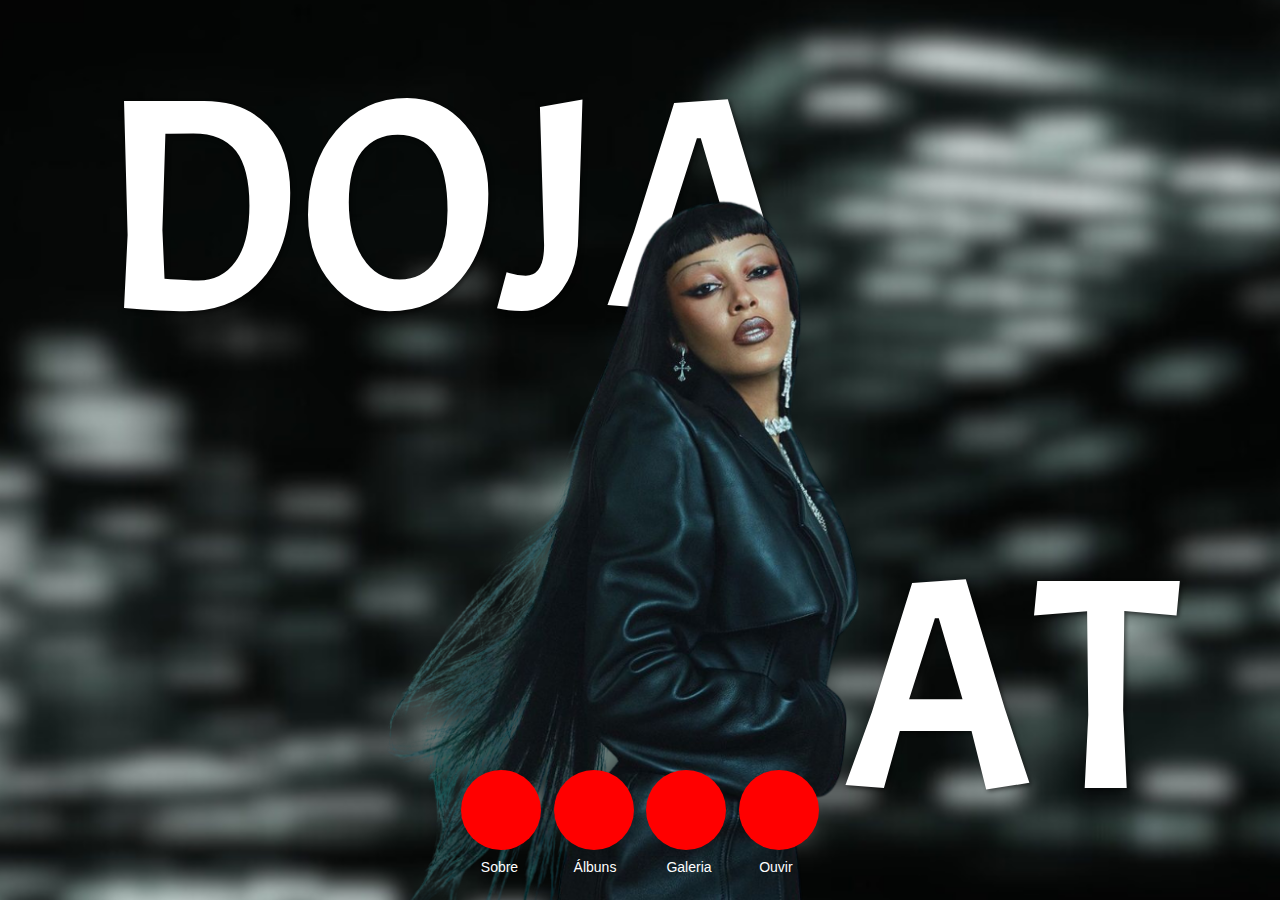
<file: index.html>
<!DOCTYPE html>

<head>
    <meta charset="UTF-8">
    <title>Doja Cat Center</title>
    <link href="https://fonts.googleapis.com/css2?family=Acme&display=swap" rel="stylesheet">
    <link rel="stylesheet" href="pages/style.css">
</head>

<body>
    <div class="text-container">
        <span class="doja-text">DOJA</span>
        <span class="cat-text">CAT</span>
    </div>
    <img src="imgs/DOJAcapa.png" class="doja-capa" alt="Foto da artista Doja Cat">

    <div class="dots-container">
        <a href="pages/artista.html" class="dot">
            <span class="dot-text">Sobre</span>
        </a>
        <a href="pages/albuns.html" class="dot">
            <span class="dot-text">Álbuns</span>
        </a>
        <a href="pages/galeria.html" class="dot">
            <span class="dot-text">Galeria</span>
        </a>
        <a href="pages/stream.html" class="dot">
            <span class="dot-text">Ouvir</span>
        </a>
    </div>    
</body>

</html>
</file>
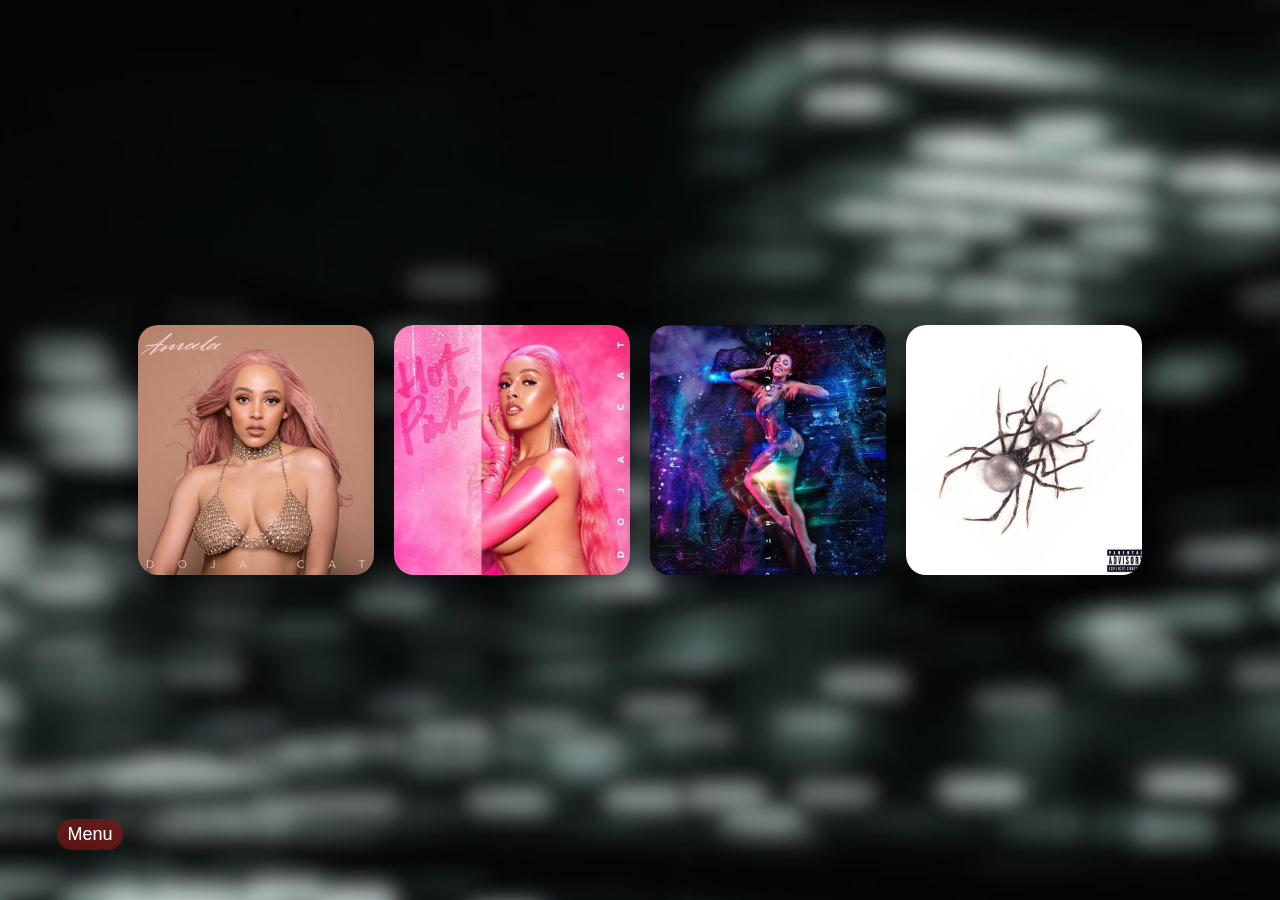
<file: pages/albuns.html>
<!DOCTYPE html>

<head>
    <meta charset="UTF-8">
    <title>Álbuns - Doja Cat</title>
    <link rel="stylesheet" href="album.css">
</head>

<body>
    <div class="albums-container">
        <div class="album-box">
            <a href="amala.html" class="album-link">
                <img src="../imgs/amala.png" alt="Amala">
                <div class="album-name">AMALA</div>
            </a>
        </div>

        <div class="album-box">
            <a href="hotpink.html" class="album-link">
                <img src="../imgs/hotpink.png" alt="Hot Pink">
                <div class="album-name">HOT PINK</div>
            </a>
        </div>

        <div class="album-box">
            <a href="planether.html" class="album-link">
                <img src="../imgs/planether.png" alt="Planet Her">
                <div class="album-name">PLANET HER</div>
            </a>
        </div>

        <div class="album-box">
            <a href="scarlet.html" class="album-link">
                <img src="../imgs/scarlet.png" alt="Scarlet">
                <div class="album-name">SCARLET</div>
            </a>
        </div>
    </div>

    <div class="menu-container">
        <div class="menu">
            Menu
        </div>
        <div class="menu-items">
            <a href="../index.html" class="menu-item">Ínicio</a>
            <a href="artista.html" class="menu-item">Sobre</a>
            <a href="galeria.html" class="menu-item">Galeria</a>
            <a href="stream.html" class="menu-item">Ouvir</a>
        </div>
    </div>
</body>

</html>
</file>
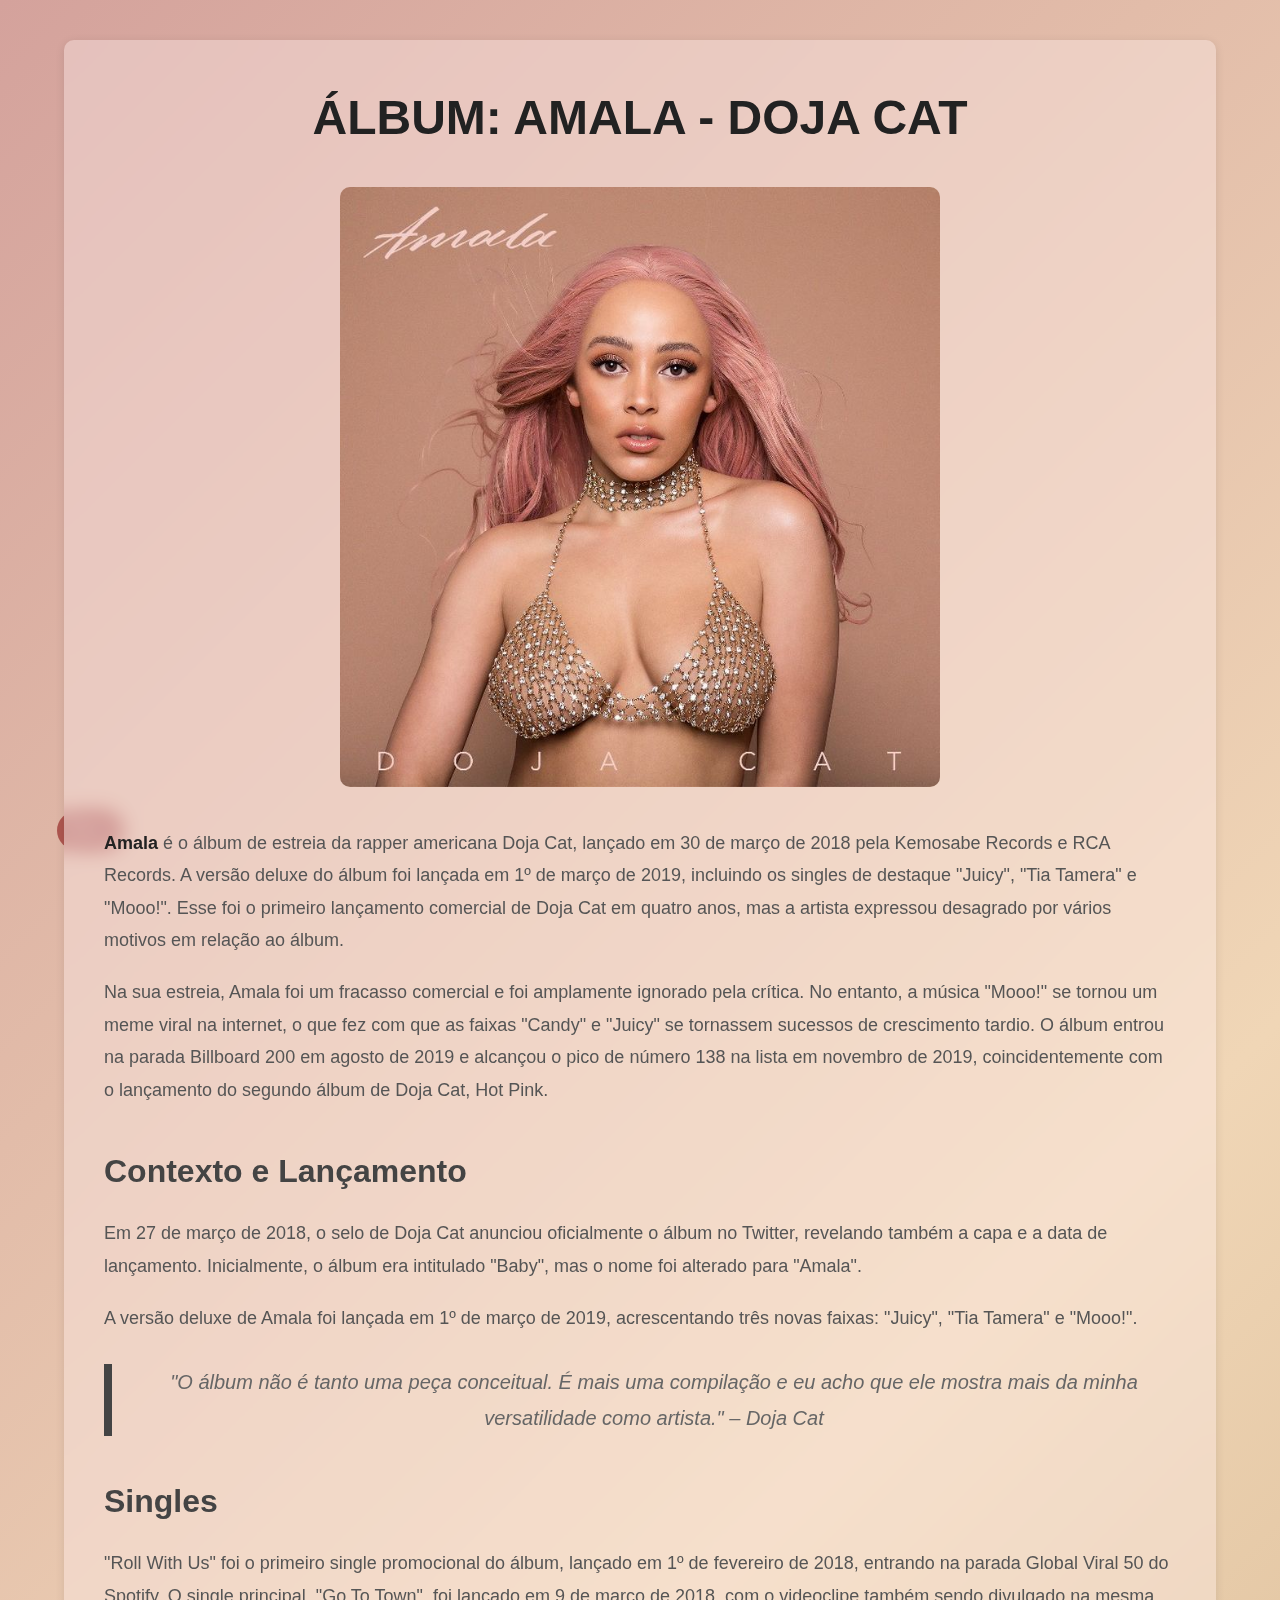
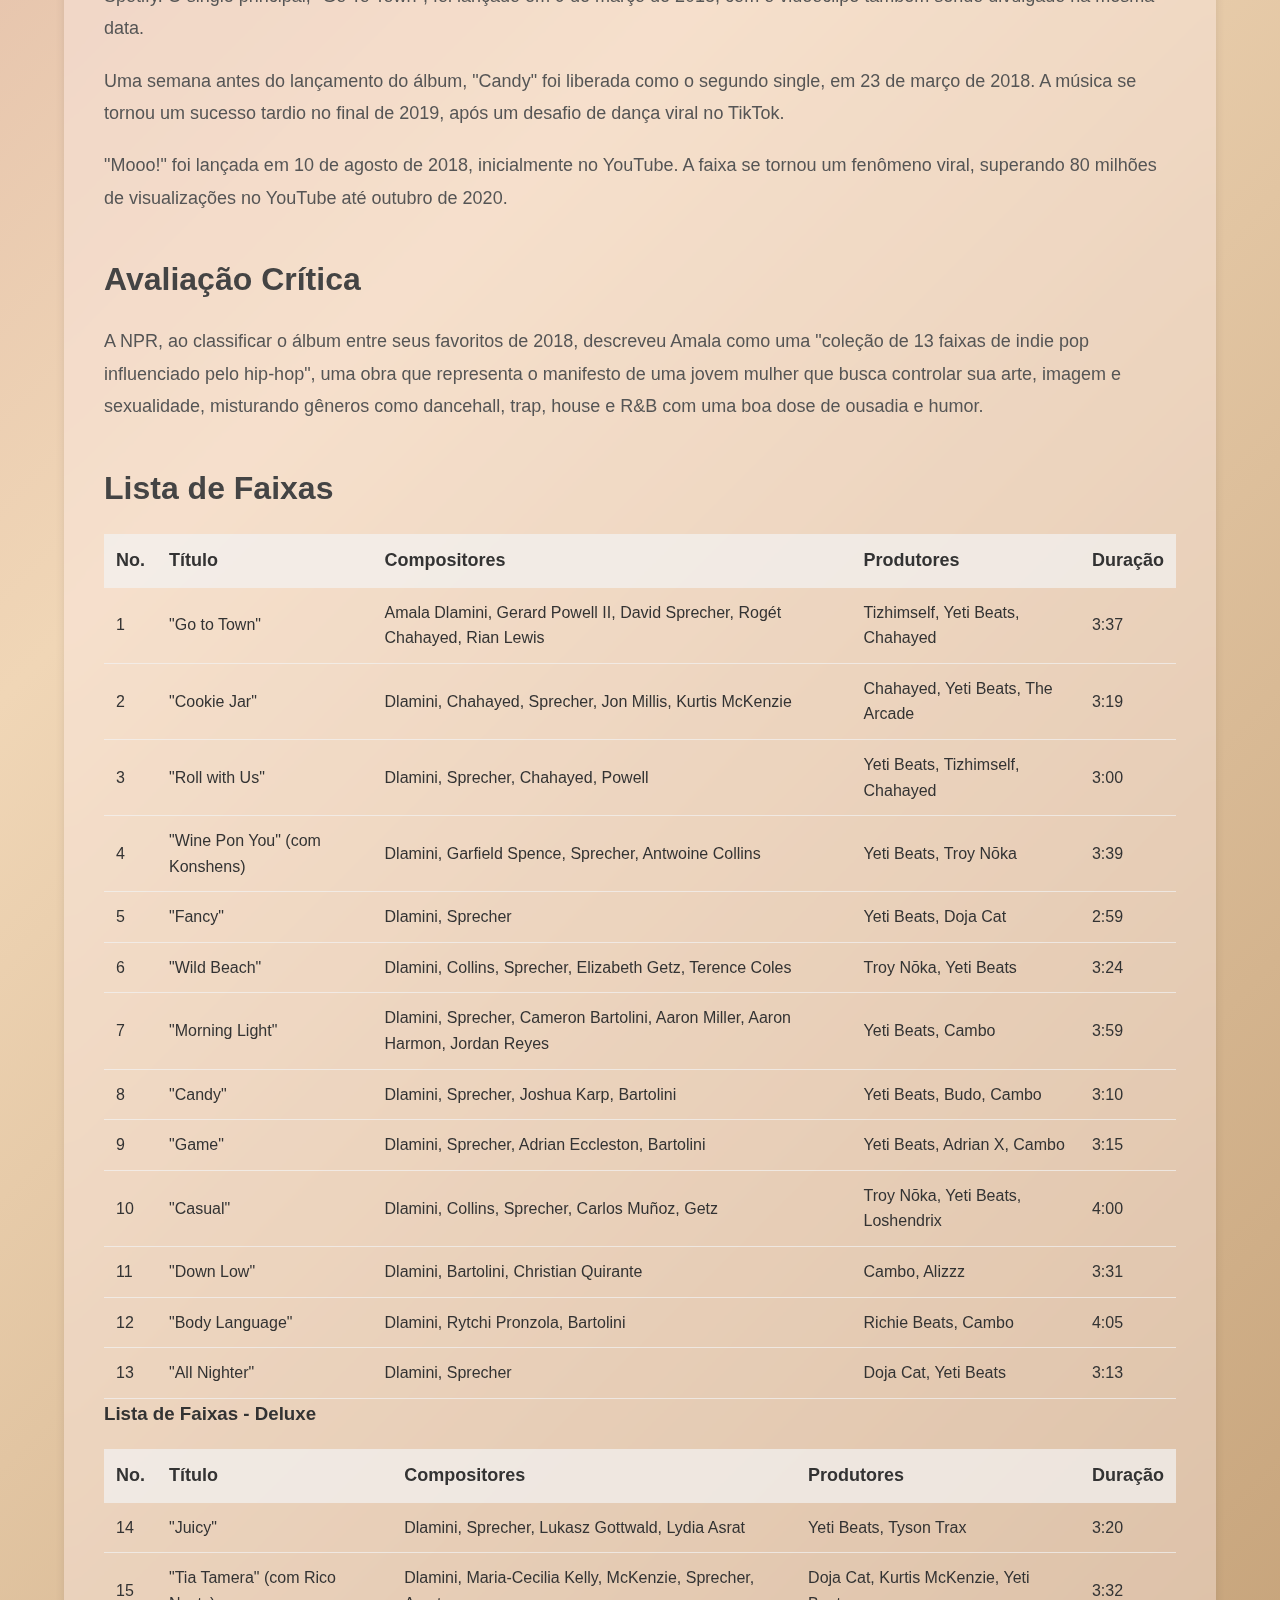
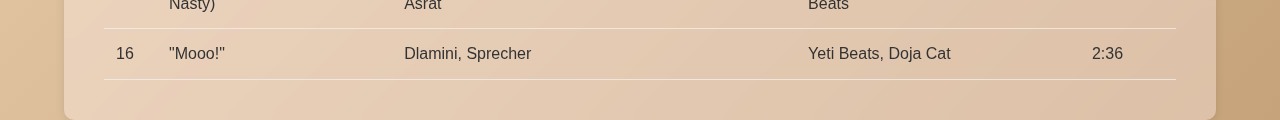
<file: pages/amala.html>
<!DOCTYPE html>

<head>
    <meta charset="UTF-8">
    <title>Álbum Amala - Doja Cat</title>
    <link rel="stylesheet" href="amala.css">
</head>

<body class="amala">
    <div class="menu-container">
        <div class="menu">
            Menu
        </div>
        <div class="menu-items">
            <a href="../index.html" class="menu-item">Ínicio</a>
            <a href="artista.html" class="menu-item">Sobre</a>
            <a href="albuns.html" class="menu-item">Albuns</a>
            <a href="galeria.html" class="menu-item">Galeria</a>
            <a href="stream.html" class="menu-item">Ouvir</a>
        </div>
    </div>

    <div class="container">
        <h1>Álbum: Amala - Doja Cat</h1>
        <img src="../imgs/amala.png" alt="Capa do Álbum" class="header-image">

        <div class="header">
            <p><span class="highlight">Amala</span> é o álbum de estreia da rapper americana Doja Cat, lançado em 30 de março de 2018 pela Kemosabe Records e RCA Records. A versão deluxe do álbum foi lançada em 1º de março de 2019, incluindo os singles de destaque "Juicy", "Tia Tamera" e "Mooo!". Esse foi o primeiro lançamento comercial de Doja Cat em quatro anos, mas a artista expressou desagrado por vários motivos em relação ao álbum.</p>
            <p>Na sua estreia, Amala foi um fracasso comercial e foi amplamente ignorado pela crítica. No entanto, a música "Mooo!" se tornou um meme viral na internet, o que fez com que as faixas "Candy" e "Juicy" se tornassem sucessos de crescimento tardio. O álbum entrou na parada Billboard 200 em agosto de 2019 e alcançou o pico de número 138 na lista em novembro de 2019, coincidentemente com o lançamento do segundo álbum de Doja Cat, Hot Pink.</p>
        </div>

        <div class="header">
            <h2>Contexto e Lançamento</h2>
            <p>Em 27 de março de 2018, o selo de Doja Cat anunciou oficialmente o álbum no Twitter, revelando também a capa e a data de lançamento. Inicialmente, o álbum era intitulado "Baby", mas o nome foi alterado para "Amala".</p>
            <p>A versão deluxe de Amala foi lançada em 1º de março de 2019, acrescentando três novas faixas: "Juicy", "Tia Tamera" e "Mooo!".</p>
            <p class="quote">"O álbum não é tanto uma peça conceitual. É mais uma compilação e eu acho que ele mostra mais da minha versatilidade como artista." – Doja Cat</p>
        </div>

        <div class="header">
            <h2>Singles</h2>
            <p>"Roll With Us" foi o primeiro single promocional do álbum, lançado em 1º de fevereiro de 2018, entrando na parada Global Viral 50 do Spotify. O single principal, "Go To Town", foi lançado em 9 de março de 2018, com o videoclipe também sendo divulgado na mesma data.</p>
            <p>Uma semana antes do lançamento do álbum, "Candy" foi liberada como o segundo single, em 23 de março de 2018. A música se tornou um sucesso tardio no final de 2019, após um desafio de dança viral no TikTok.</p>
            <p>"Mooo!" foi lançada em 10 de agosto de 2018, inicialmente no YouTube. A faixa se tornou um fenômeno viral, superando 80 milhões de visualizações no YouTube até outubro de 2020.</p>
        </div>

        <div class="header">
            <h2>Avaliação Crítica</h2>
            <p>A NPR, ao classificar o álbum entre seus favoritos de 2018, descreveu Amala como uma "coleção de 13 faixas de indie pop influenciado pelo hip-hop", uma obra que representa o manifesto de uma jovem mulher que busca controlar sua arte, imagem e sexualidade, misturando gêneros como dancehall, trap, house e R&B com uma boa dose de ousadia e humor.</p>
        </div>

        <div class="track-listing">
            <h2>Lista de Faixas</h2>
            <table>
                <thead>
                    <tr>
                        <th>No.</th>
                        <th>Título</th>
                        <th>Compositores</th>
                        <th>Produtores</th>
                        <th>Duração</th>
                    </tr>
                </thead>
                <tbody>
                    <tr>
                        <td>1</td>
                        <td>"Go to Town"</td>
                        <td>Amala Dlamini, Gerard Powell II, David Sprecher, Rogét Chahayed, Rian Lewis</td>
                        <td>Tizhimself, Yeti Beats, Chahayed</td>
                        <td>3:37</td>
                    </tr>
                    <tr>
                        <td>2</td>
                        <td>"Cookie Jar"</td>
                        <td>Dlamini, Chahayed, Sprecher, Jon Millis, Kurtis McKenzie</td>
                        <td>Chahayed, Yeti Beats, The Arcade</td>
                        <td>3:19</td>
                    </tr>
                    <tr>
                        <td>3</td>
                        <td>"Roll with Us"</td>
                        <td>Dlamini, Sprecher, Chahayed, Powell</td>
                        <td>Yeti Beats, Tizhimself, Chahayed</td>
                        <td>3:00</td>
                    </tr>
                    <tr>
                        <td>4</td>
                        <td>"Wine Pon You" (com Konshens)</td>
                        <td>Dlamini, Garfield Spence, Sprecher, Antwoine Collins</td>
                        <td>Yeti Beats, Troy Nōka</td>
                        <td>3:39</td>
                    </tr>
                    <tr>
                        <td>5</td>
                        <td>"Fancy"</td>
                        <td>Dlamini, Sprecher</td>
                        <td>Yeti Beats, Doja Cat</td>
                        <td>2:59</td>
                    </tr>
                    <tr>
                        <td>6</td>
                        <td>"Wild Beach"</td>
                        <td>Dlamini, Collins, Sprecher, Elizabeth Getz, Terence Coles</td>
                        <td>Troy Nōka, Yeti Beats</td>
                        <td>3:24</td>
                    </tr>
                    <tr>
                        <td>7</td>
                        <td>"Morning Light"</td>
                        <td>Dlamini, Sprecher, Cameron Bartolini, Aaron Miller, Aaron Harmon, Jordan Reyes</td>
                        <td>Yeti Beats, Cambo</td>
                        <td>3:59</td>
                    </tr>
                    <tr>
                        <td>8</td>
                        <td>"Candy"</td>
                        <td>Dlamini, Sprecher, Joshua Karp, Bartolini</td>
                        <td>Yeti Beats, Budo, Cambo</td>
                        <td>3:10</td>
                    </tr>
                    <tr>
                        <td>9</td>
                        <td>"Game"</td>
                        <td>Dlamini, Sprecher, Adrian Eccleston, Bartolini</td>
                        <td>Yeti Beats, Adrian X, Cambo</td>
                        <td>3:15</td>
                    </tr>
                    <tr>
                        <td>10</td>
                        <td>"Casual"</td>
                        <td>Dlamini, Collins, Sprecher, Carlos Muñoz, Getz</td>
                        <td>Troy Nōka, Yeti Beats, Loshendrix</td>
                        <td>4:00</td>
                    </tr>
                    <tr>
                        <td>11</td>
                        <td>"Down Low"</td>
                        <td>Dlamini, Bartolini, Christian Quirante</td>
                        <td>Cambo, Alizzz</td>
                        <td>3:31</td>
                    </tr>
                    <tr>
                        <td>12</td>
                        <td>"Body Language"</td>
                        <td>Dlamini, Rytchi Pronzola, Bartolini</td>
                        <td>Richie Beats, Cambo</td>
                        <td>4:05</td>
                    </tr>
                    <tr>
                        <td>13</td>
                        <td>"All Nighter"</td>
                        <td>Dlamini, Sprecher</td>
                        <td>Doja Cat, Yeti Beats</td>
                        <td>3:13</td>
                    </tr>
                </tbody>
            </table>

            <h3>Lista de Faixas - Deluxe</h3>
            <table>
                <thead>
                    <tr>
                        <th>No.</th>
                        <th>Título</th>
                        <th>Compositores</th>
                        <th>Produtores</th>
                        <th>Duração</th>
                    </tr>
                </thead>
                <tbody>
                    <tr>
                        <td>14</td>
                        <td>"Juicy"</td>
                        <td>Dlamini, Sprecher, Lukasz Gottwald, Lydia Asrat</td>
                        <td>Yeti Beats, Tyson Trax</td>
                        <td>3:20</td>
                    </tr>
                    <tr>
                        <td>15</td>
                        <td>"Tia Tamera" (com Rico Nasty)</td>
                        <td>Dlamini, Maria-Cecilia Kelly, McKenzie, Sprecher, Asrat</td>
                        <td>Doja Cat, Kurtis McKenzie, Yeti Beats</td>
                        <td>3:32</td>
                    </tr>
                    <tr>
                        <td>16</td>
                        <td>"Mooo!"</td>
                        <td>Dlamini, Sprecher</td>
                        <td>Yeti Beats, Doja Cat</td>
                        <td>2:36</td>
                    </tr>
                </tbody>
            </table>
        </div>

    </div>

</body>
</html>
</file>
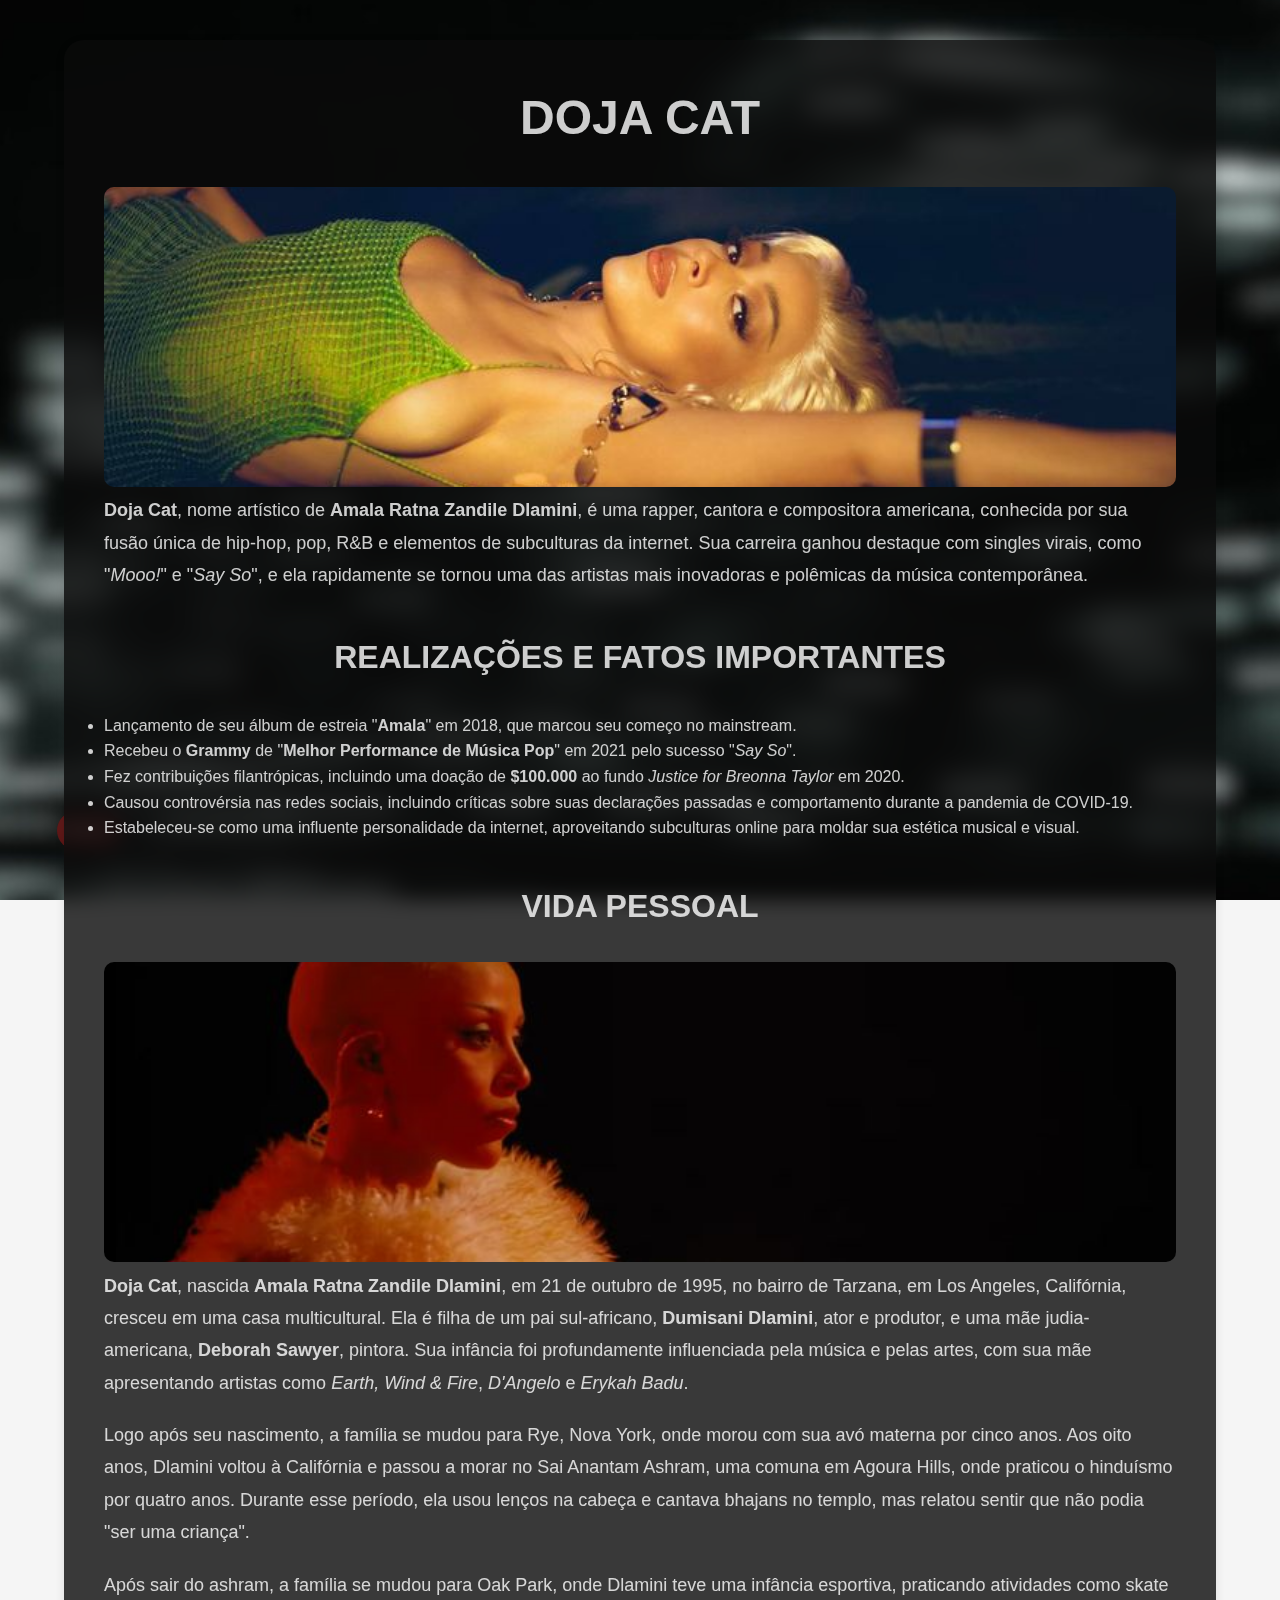
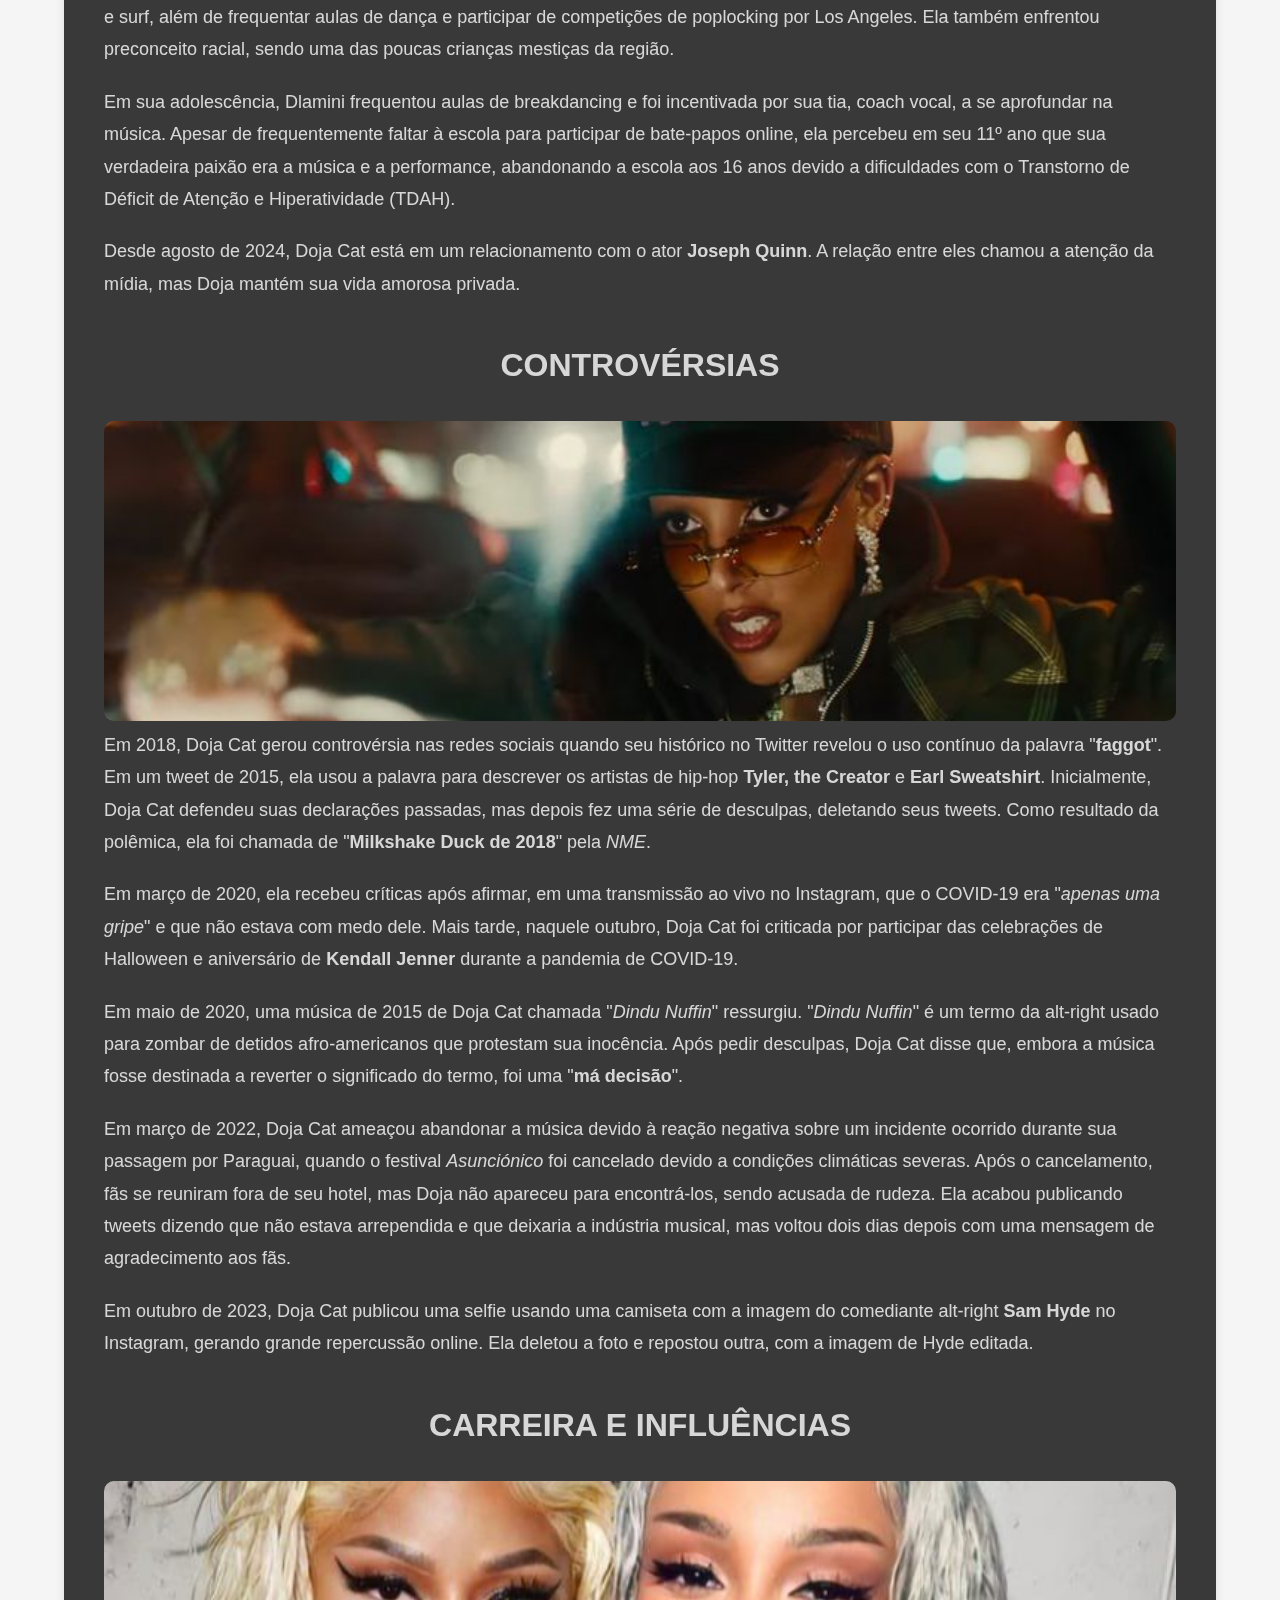
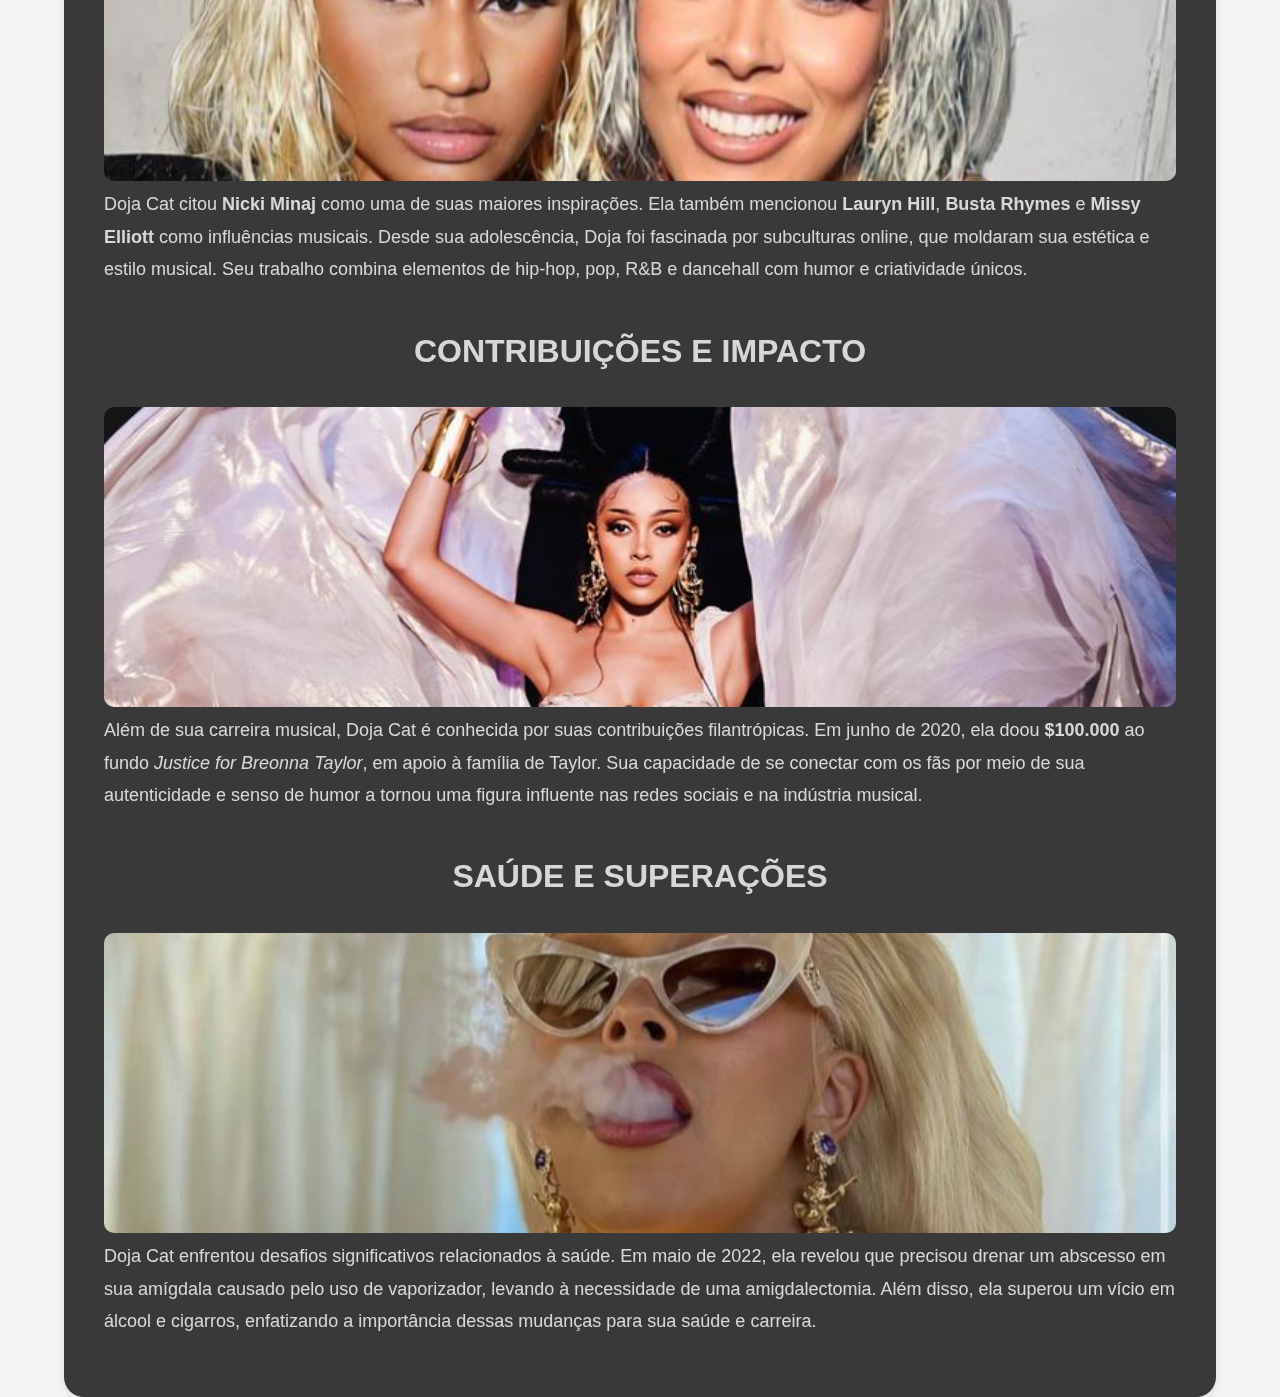
<file: pages/artista.html>
<!DOCTYPE html>

<head>
    <meta charset="UTF-8">
    <title>Doja Cat</title>
    <link rel="stylesheet" href="artista.css">
</head>

<body>
    <div class="menu-container">
        <div class="menu">
            Menu
        </div>
        <div class="menu-items">
            <a href="../index.html" class="menu-item">Ínicio</a>
            <a href="albuns.html" class="menu-item">Álbuns</a>
            <a href="galeria.html" class="menu-item">Galeria</a>
            <a href="stream.html" class="menu-item">Ouvir</a>
        </div>
    </div>

    <div class="container">
        <h1>Doja Cat</h1>
        <img src="../imgs/Doja (9).png" alt="Imagem de Doja Cat" class="section-image">
        <p><strong>Doja Cat</strong>, nome artístico de <strong>Amala Ratna Zandile Dlamini</strong>, é uma rapper, cantora e compositora americana, conhecida por sua fusão única de hip-hop, pop, R&B e elementos de subculturas da internet. Sua carreira ganhou destaque com singles virais, como "<em>Mooo!</em>" e "<em>Say So</em>", e ela rapidamente se tornou uma das artistas mais inovadoras e polêmicas da música contemporânea.</p>
        
        <h2>Realizações e Fatos Importantes</h2>
        <ul>
            <li>Lançamento de seu álbum de estreia "<strong>Amala</strong>" em 2018, que marcou seu começo no mainstream.</li>
            <li>Recebeu o <strong>Grammy</strong> de "<strong>Melhor Performance de Música Pop</strong>" em 2021 pelo sucesso "<em>Say So</em>".</li>
            <li>Fez contribuições filantrópicas, incluindo uma doação de <strong>$100.000</strong> ao fundo <em>Justice for Breonna Taylor</em> em 2020.</li>
            <li>Causou controvérsia nas redes sociais, incluindo críticas sobre suas declarações passadas e comportamento durante a pandemia de COVID-19.</li>
            <li>Estabeleceu-se como uma influente personalidade da internet, aproveitando subculturas online para moldar sua estética musical e visual.</li>
        </ul>

        <div class="header">
            <h2>Vida Pessoal</h2>
            <div class="section">
                <img src="../imgs/Doja (7).png" alt="Imagem de Doja Cat" class="section-image">
                <p><strong>Doja Cat</strong>, nascida <strong>Amala Ratna Zandile Dlamini</strong>, em 21 de outubro de 1995, no bairro de Tarzana, em Los Angeles, Califórnia, cresceu em uma casa multicultural. Ela é filha de um pai sul-africano, <strong>Dumisani Dlamini</strong>, ator e produtor, e uma mãe judia-americana, <strong>Deborah Sawyer</strong>, pintora. Sua infância foi profundamente influenciada pela música e pelas artes, com sua mãe apresentando artistas como <em>Earth, Wind & Fire</em>, <em>D'Angelo</em> e <em>Erykah Badu</em>.</p>
                <p>Logo após seu nascimento, a família se mudou para Rye, Nova York, onde morou com sua avó materna por cinco anos. Aos oito anos, Dlamini voltou à Califórnia e passou a morar no Sai Anantam Ashram, uma comuna em Agoura Hills, onde praticou o hinduísmo por quatro anos. Durante esse período, ela usou lenços na cabeça e cantava bhajans no templo, mas relatou sentir que não podia "ser uma criança".</p>
                <p>Após sair do ashram, a família se mudou para Oak Park, onde Dlamini teve uma infância esportiva, praticando atividades como skate e surf, além de frequentar aulas de dança e participar de competições de poplocking por Los Angeles. Ela também enfrentou preconceito racial, sendo uma das poucas crianças mestiças da região.</p>
                <p>Em sua adolescência, Dlamini frequentou aulas de breakdancing e foi incentivada por sua tia, coach vocal, a se aprofundar na música. Apesar de frequentemente faltar à escola para participar de bate-papos online, ela percebeu em seu 11º ano que sua verdadeira paixão era a música e a performance, abandonando a escola aos 16 anos devido a dificuldades com o Transtorno de Déficit de Atenção e Hiperatividade (TDAH).</p>
                <p>Desde agosto de 2024, Doja Cat está em um relacionamento com o ator <strong>Joseph Quinn</strong>. A relação entre eles chamou a atenção da mídia, mas Doja mantém sua vida amorosa privada.</p>
            </div>
        </div>
        

        <div class="header">
            <h2>Controvérsias</h2>
            <div class="section">
                <img src="../imgs/Doja (10).png" alt="Imagem representativa das controvérsias" class="section-image">
                <p>Em 2018, Doja Cat gerou controvérsia nas redes sociais quando seu histórico no Twitter revelou o uso contínuo da palavra "<strong>faggot</strong>". Em um tweet de 2015, ela usou a palavra para descrever os artistas de hip-hop <strong>Tyler, the Creator</strong> e <strong>Earl Sweatshirt</strong>. Inicialmente, Doja Cat defendeu suas declarações passadas, mas depois fez uma série de desculpas, deletando seus tweets. Como resultado da polêmica, ela foi chamada de "<strong>Milkshake Duck de 2018</strong>" pela <em>NME</em>.</p>
                <p>Em março de 2020, ela recebeu críticas após afirmar, em uma transmissão ao vivo no Instagram, que o COVID-19 era "<em>apenas uma gripe</em>" e que não estava com medo dele. Mais tarde, naquele outubro, Doja Cat foi criticada por participar das celebrações de Halloween e aniversário de <strong>Kendall Jenner</strong> durante a pandemia de COVID-19.</p>
                <p>Em maio de 2020, uma música de 2015 de Doja Cat chamada "<em>Dindu Nuffin</em>" ressurgiu. "<em>Dindu Nuffin</em>" é um termo da alt-right usado para zombar de detidos afro-americanos que protestam sua inocência. Após pedir desculpas, Doja Cat disse que, embora a música fosse destinada a reverter o significado do termo, foi uma "<strong>má decisão</strong>".</p>
                <p>Em março de 2022, Doja Cat ameaçou abandonar a música devido à reação negativa sobre um incidente ocorrido durante sua passagem por Paraguai, quando o festival <em>Asunciónico</em> foi cancelado devido a condições climáticas severas. Após o cancelamento, fãs se reuniram fora de seu hotel, mas Doja não apareceu para encontrá-los, sendo acusada de rudeza. Ela acabou publicando tweets dizendo que não estava arrependida e que deixaria a indústria musical, mas voltou dois dias depois com uma mensagem de agradecimento aos fãs.</p>
                <p>Em outubro de 2023, Doja Cat publicou uma selfie usando uma camiseta com a imagem do comediante alt-right <strong>Sam Hyde</strong> no Instagram, gerando grande repercussão online. Ela deletou a foto e repostou outra, com a imagem de Hyde editada.</p>
            </div>
        </div>

        <div class="header">
            <h2>Carreira e Influências</h2>
            <div class="section">
                <img src="../imgs/Doja (2).png" alt="Imagem de Doja Cat performando" class="section-image">
                <p>Doja Cat citou <strong>Nicki Minaj</strong> como uma de suas maiores inspirações. Ela também mencionou <strong>Lauryn Hill</strong>, <strong>Busta Rhymes</strong> e <strong>Missy Elliott</strong> como influências musicais. Desde sua adolescência, Doja foi fascinada por subculturas online, que moldaram sua estética e estilo musical. Seu trabalho combina elementos de hip-hop, pop, R&B e dancehall com humor e criatividade únicos.</p>
            </div>
        </div>

        <div class="header">
            <h2>Contribuições e Impacto</h2>
            <div class="section">
                <img src="../imgs/Doja (11).png" alt="Imagem representativa de impacto social" class="section-image">
                <p>Além de sua carreira musical, Doja Cat é conhecida por suas contribuições filantrópicas. Em junho de 2020, ela doou <strong>$100.000</strong> ao fundo <em>Justice for Breonna Taylor</em>, em apoio à família de Taylor. Sua capacidade de se conectar com os fãs por meio de sua autenticidade e senso de humor a tornou uma figura influente nas redes sociais e na indústria musical.</p>
            </div>
        </div>

        <div class="header">
            <h2>Saúde e Superações</h2>
            <div class="section">
                <img src="../imgs/Doja (3).png" alt="Imagem representativa de saúde" class="section-image">
                <p>Doja Cat enfrentou desafios significativos relacionados à saúde. Em maio de 2022, ela revelou que precisou drenar um abscesso em sua amígdala causado pelo uso de vaporizador, levando à necessidade de uma amigdalectomia. Além disso, ela superou um vício em álcool e cigarros, enfatizando a importância dessas mudanças para sua saúde e carreira.</p>
            </div>
        </div>

    </div>
</body>

</html>
</file>
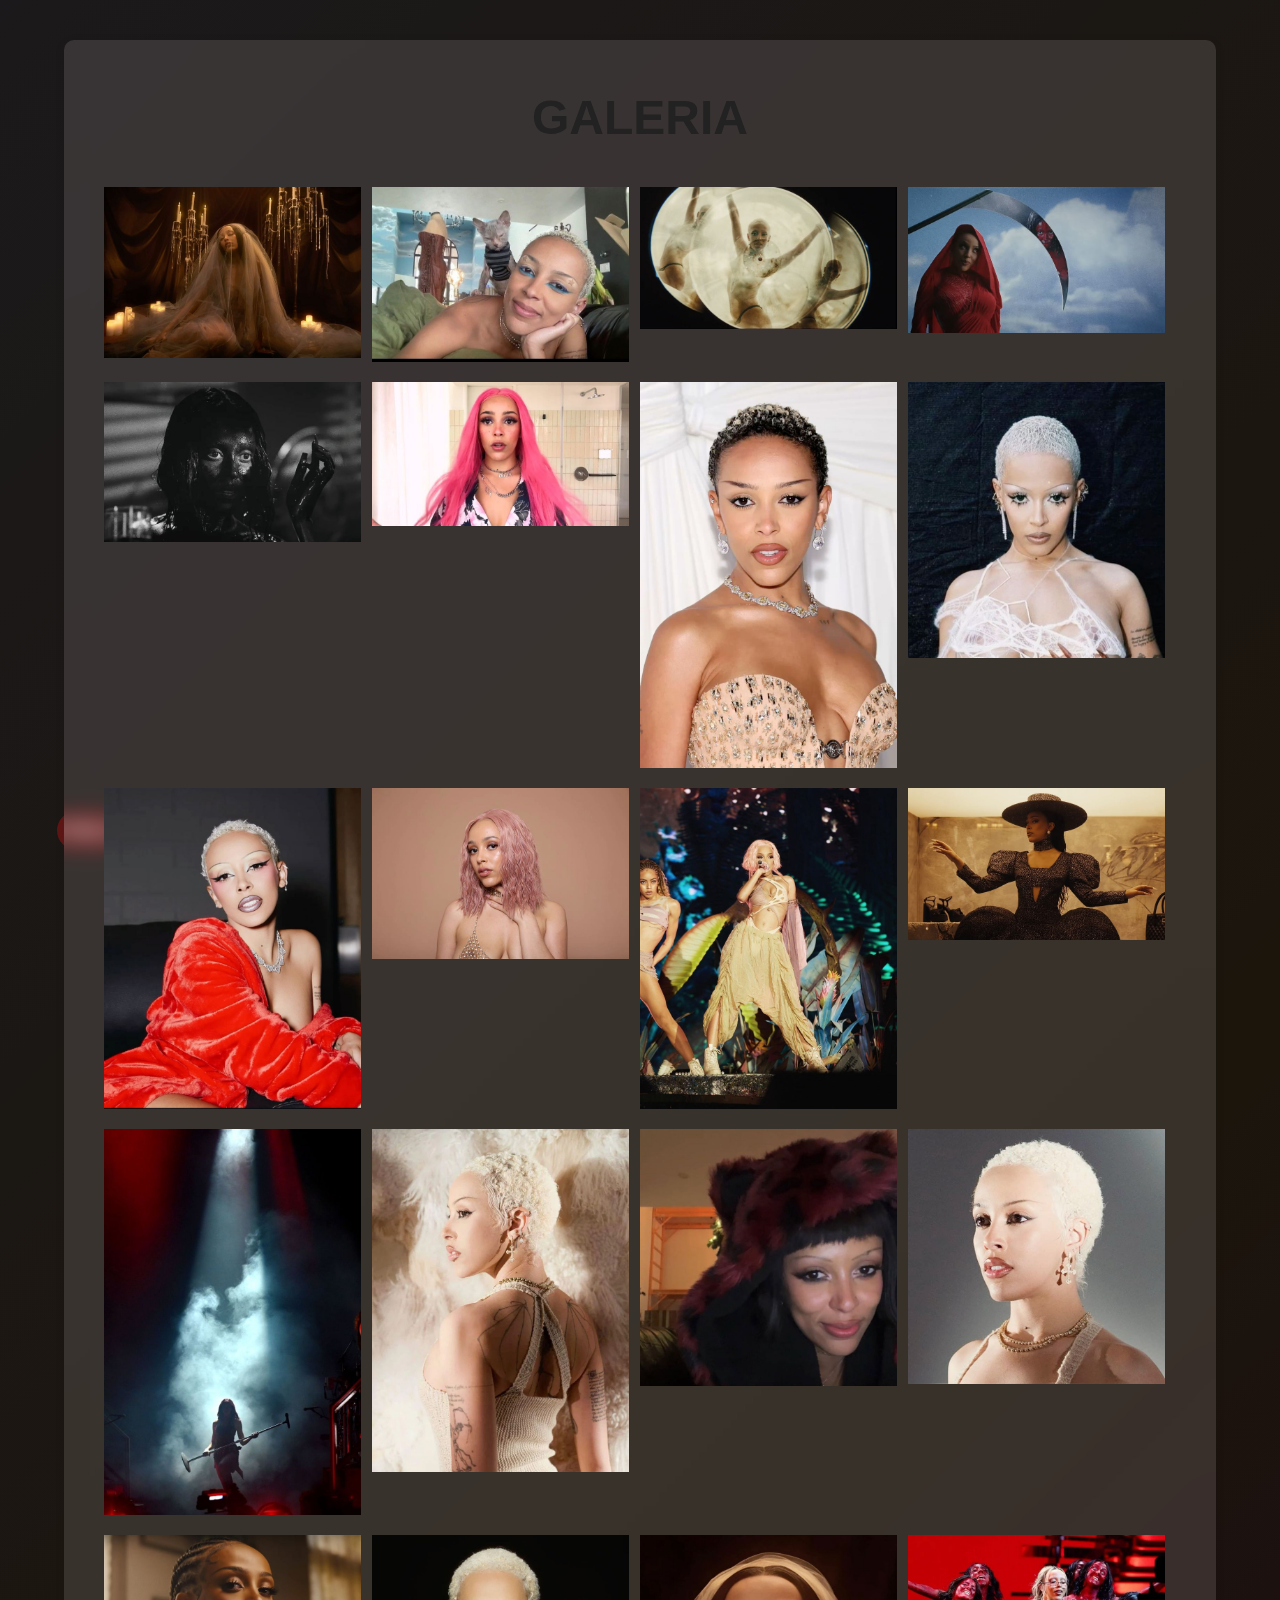
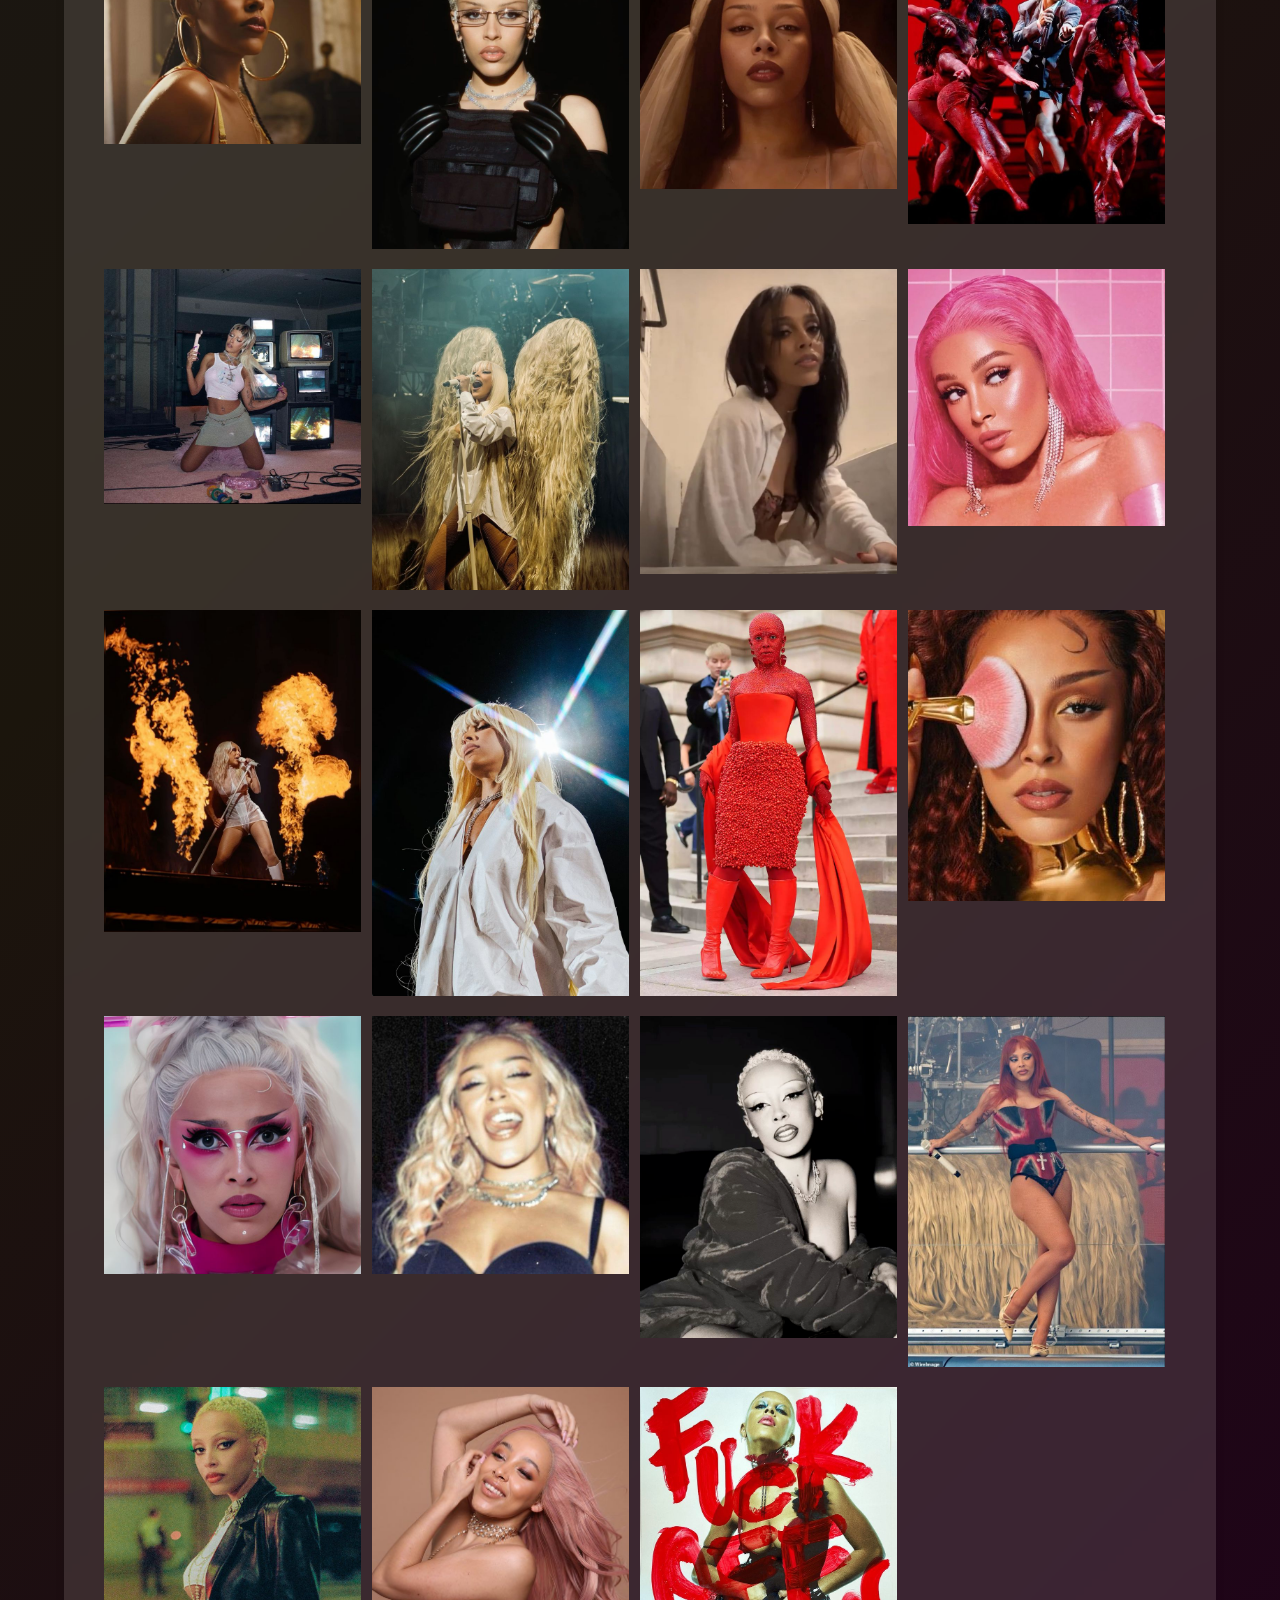
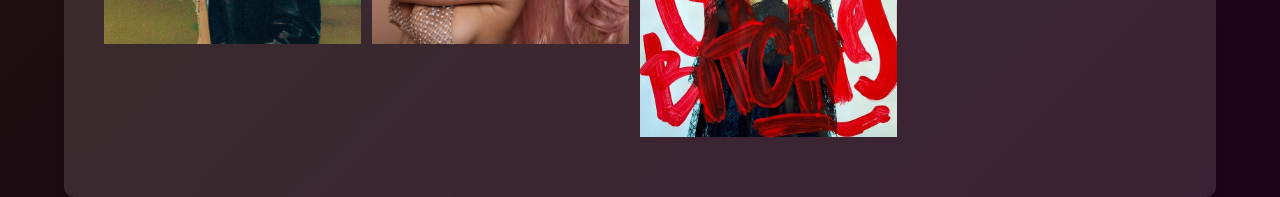
<file: pages/galeria.html>
<!DOCTYPE html>

  <head>
    <meta charset="UTF-8" />
    <title>Galeria de fotos</title>
    <link rel="stylesheet" href="galeria.css" />
  </head>

  <body>
    <div class="menu-container">
        <div class="menu">
            Menu
        </div>
        <div class="menu-items">
            <a href="../index.html" class="menu-item">Ínicio</a>
            <a href="artista.html" class="menu-item">Sobre</a>
            <a href="albuns.html" class="menu-item">Albuns</a>
            <a href="stream.html" class="menu-item">Ouvir</a>
        </div>
    </div>

    <div class="container">
      <h1>Galeria</h1>

      <div class="header">
        <div class="gallery">
            <div class="gallery-item">
                <a href="../imgs/Doja_galeria (1).png" download>
                  <img src="../imgs/Doja_galeria (1).png" alt="Doja Cat 1" class="gallery-image"/>
                </a>
              </div>
              <div class="gallery-item">
                <a href="../imgs/Doja_galeria (2).png" download>
                  <img src="../imgs/Doja_galeria (2).png" alt="Doja Cat 2" class="gallery-image"/>
                </a>
              </div>
              <div class="gallery-item">
                <a href="../imgs/Doja_galeria (3).png" download>
                  <img src="../imgs/Doja_galeria (3).png" alt="Doja Cat 3" class="gallery-image"/>
                </a>
              </div>
              <div class="gallery-item">
                <a href="../imgs/Doja_galeria (4).png" download>
                  <img src="../imgs/Doja_galeria (4).png" alt="Doja Cat 4" class="gallery-image"/>
                </a>
              </div>
              <div class="gallery-item">
                <a href="../imgs/Doja_galeria (5).png" download>
                  <img src="../imgs/Doja_galeria (5).png" alt="Doja Cat 5" class="gallery-image"/>
                </a>
              </div>
              <div class="gallery-item">
                <a href="../imgs/Doja_galeria (6).png" download>
                  <img src="../imgs/Doja_galeria (6).png" alt="Doja Cat 6" class="gallery-image"/>
                </a>
              </div>
              <div class="gallery-item">
                <a href="../imgs/Doja_galeria (7).png" download>
                  <img src="../imgs/Doja_galeria (7).png" alt="Doja Cat 7" class="gallery-image"/>
                </a>
              </div>
              <div class="gallery-item">
                <a href="../imgs/Doja_galeria (8).png" download>
                  <img src="../imgs/Doja_galeria (8).png" alt="Doja Cat 8" class="gallery-image"/>
                </a>
              </div>
              <div class="gallery-item">
                <a href="../imgs/Doja_galeria (9).png" download>
                  <img src="../imgs/Doja_galeria (9).png" alt="Doja Cat 9" class="gallery-image"/>
                </a>
              </div>
              <div class="gallery-item">
                <a href="../imgs/Doja_galeria (10).png" download>
                  <img src="../imgs/Doja_galeria (10).png" alt="Doja Cat 10" class="gallery-image"/>
                </a>
              </div>
              <div class="gallery-item">
                <a href="../imgs/Doja_galeria (11).png" download>
                  <img src="../imgs/Doja_galeria (11).png" alt="Doja Cat 11" class="gallery-image"/>
                </a>
              </div>
              <div class="gallery-item">
                <a href="../imgs/Doja_galeria (12).png" download>
                  <img src="../imgs/Doja_galeria (12).png" alt="Doja Cat 12" class="gallery-image"/>
                </a>
              </div>
              <div class="gallery-item">
                <a href="../imgs/Doja_galeria (13).png" download>
                  <img src="../imgs/Doja_galeria (13).png" alt="Doja Cat 13" class="gallery-image"/>
                </a>
              </div>
              <div class="gallery-item">
                <a href="../imgs/Doja_galeria (14).png" download>
                  <img src="../imgs/Doja_galeria (14).png" alt="Doja Cat 14" class="gallery-image"/>
                </a>
              </div>
              <div class="gallery-item">
                <a href="../imgs/Doja_galeria (15).png" download>
                  <img src="../imgs/Doja_galeria (15).png" alt="Doja Cat 15" class="gallery-image"/>
                </a>
              </div>
              <div class="gallery-item">
                <a href="../imgs/Doja_galeria (16).png" download>
                  <img src="../imgs/Doja_galeria (16).png" alt="Doja Cat 16" class="gallery-image"/>
                </a>
              </div>
              <div class="gallery-item">
                <a href="../imgs/Doja_galeria (17).png" download>
                  <img src="../imgs/Doja_galeria (17).png" alt="Doja Cat 17" class="gallery-image"/>
                </a>
              </div>
              <div class="gallery-item">
                <a href="../imgs/Doja_galeria (18).png" download>
                  <img src="../imgs/Doja_galeria (18).png" alt="Doja Cat 18" class="gallery-image"/>
                </a>
              </div>
              <div class="gallery-item">
                <a href="../imgs/Doja_galeria (19).png" download>
                  <img src="../imgs/Doja_galeria (19).png" alt="Doja Cat 19" class="gallery-image"/>
                </a>
              </div>
              <div class="gallery-item">
                <a href="../imgs/Doja_galeria (20).png" download>
                  <img src="../imgs/Doja_galeria (20).png" alt="Doja Cat 20" class="gallery-image"/>
                </a>
              </div>
              <div class="gallery-item">
                <a href="../imgs/Doja_galeria (21).png" download>
                  <img src="../imgs/Doja_galeria (21).png" alt="Doja Cat 21" class="gallery-image"/>
                </a>
              </div>
              <div class="gallery-item">
                <a href="../imgs/Doja_galeria (22).png" download>
                  <img src="../imgs/Doja_galeria (22).png" alt="Doja Cat 22" class="gallery-image"/>
                </a>
              </div>
              <div class="gallery-item">
                <a href="../imgs/Doja_galeria (23).png" download>
                  <img src="../imgs/Doja_galeria (23).png" alt="Doja Cat 23" class="gallery-image"/>
                </a>
              </div>
              <div class="gallery-item">
                <a href="../imgs/Doja_galeria (24).png" download>
                  <img src="../imgs/Doja_galeria (24).png" alt="Doja Cat 24" class="gallery-image"/>
                </a>
              </div>
              <div class="gallery-item">
                <a href="../imgs/Doja_galeria (25).png" download>
                  <img src="../imgs/Doja_galeria (25).png" alt="Doja Cat 25" class="gallery-image"/>
                </a>
              </div>
              <div class="gallery-item">
                <a href="../imgs/Doja_galeria (26).png" download>
                  <img src="../imgs/Doja_galeria (26).png" alt="Doja Cat 26" class="gallery-image"/>
                </a>
              </div>
              <div class="gallery-item">
                <a href="../imgs/Doja_galeria (27).png" download>
                  <img src="../imgs/Doja_galeria (27).png" alt="Doja Cat 27" class="gallery-image"/>
                </a>
              </div>
              <div class="gallery-item">
                <a href="../imgs/Doja_galeria (28).png" download>
                  <img src="../imgs/Doja_galeria (28).png" alt="Doja Cat 28" class="gallery-image"/>
                </a>
              </div>
              <div class="gallery-item">
                <a href="../imgs/Doja_galeria (29).png" download>
                  <img src="../imgs/Doja_galeria (29).png" alt="Doja Cat 29" class="gallery-image"/>
                </a>
              </div>
              <div class="gallery-item">
                <a href="../imgs/Doja_galeria (30).png" download>
                  <img src="../imgs/Doja_galeria (30).png" alt="Doja Cat 30" class="gallery-image"/>
                </a>
              </div>
              <div class="gallery-item">
                <a href="../imgs/Doja_galeria (31).png" download>
                  <img src="../imgs/Doja_galeria (31).png" alt="Doja Cat 31" class="gallery-image"/>
                </a>
              </div>
              <div class="gallery-item">
                <a href="../imgs/Doja_galeria (32).png" download>
                  <img src="../imgs/Doja_galeria (32).png" alt="Doja Cat 32" class="gallery-image"/>
                </a>
              </div>
              <div class="gallery-item">
                <a href="../imgs/Doja_galeria (33).png" download>
                  <img src="../imgs/Doja_galeria (33).png" alt="Doja Cat 33" class="gallery-image"/>
                </a>
              </div>
              <div class="gallery-item">
                <a href="../imgs/Doja_galeria (34).png" download>
                  <img src="../imgs/Doja_galeria (34).png" alt="Doja Cat 34" class="gallery-image"/>
                </a>
              </div>
              <div class="gallery-item">
                <a href="../imgs/Doja_galeria (35).png" download>
                  <img src="../imgs/Doja_galeria (35).png" alt="Doja Cat 35" class="gallery-image"/>
                </a>
              </div>
              
        </div>
      </div>
    </div>
  </body>
</html>
</file>
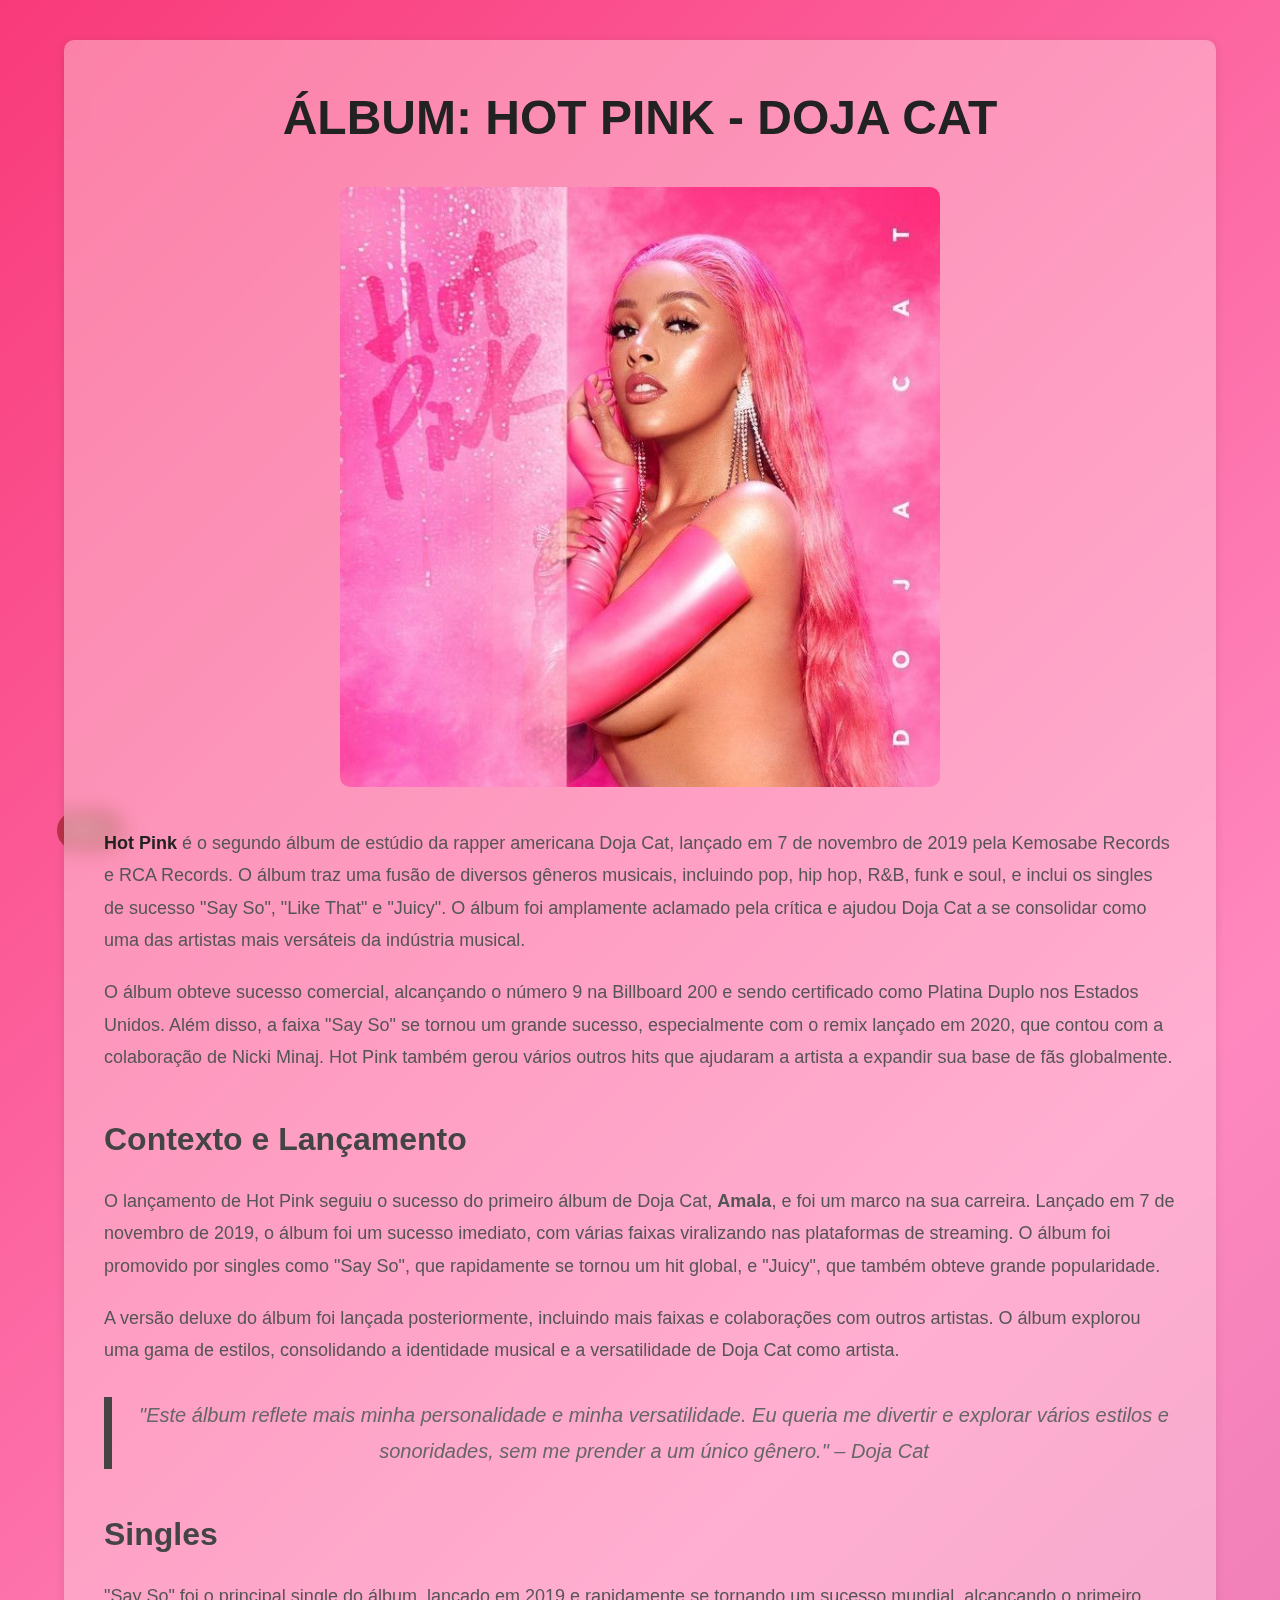
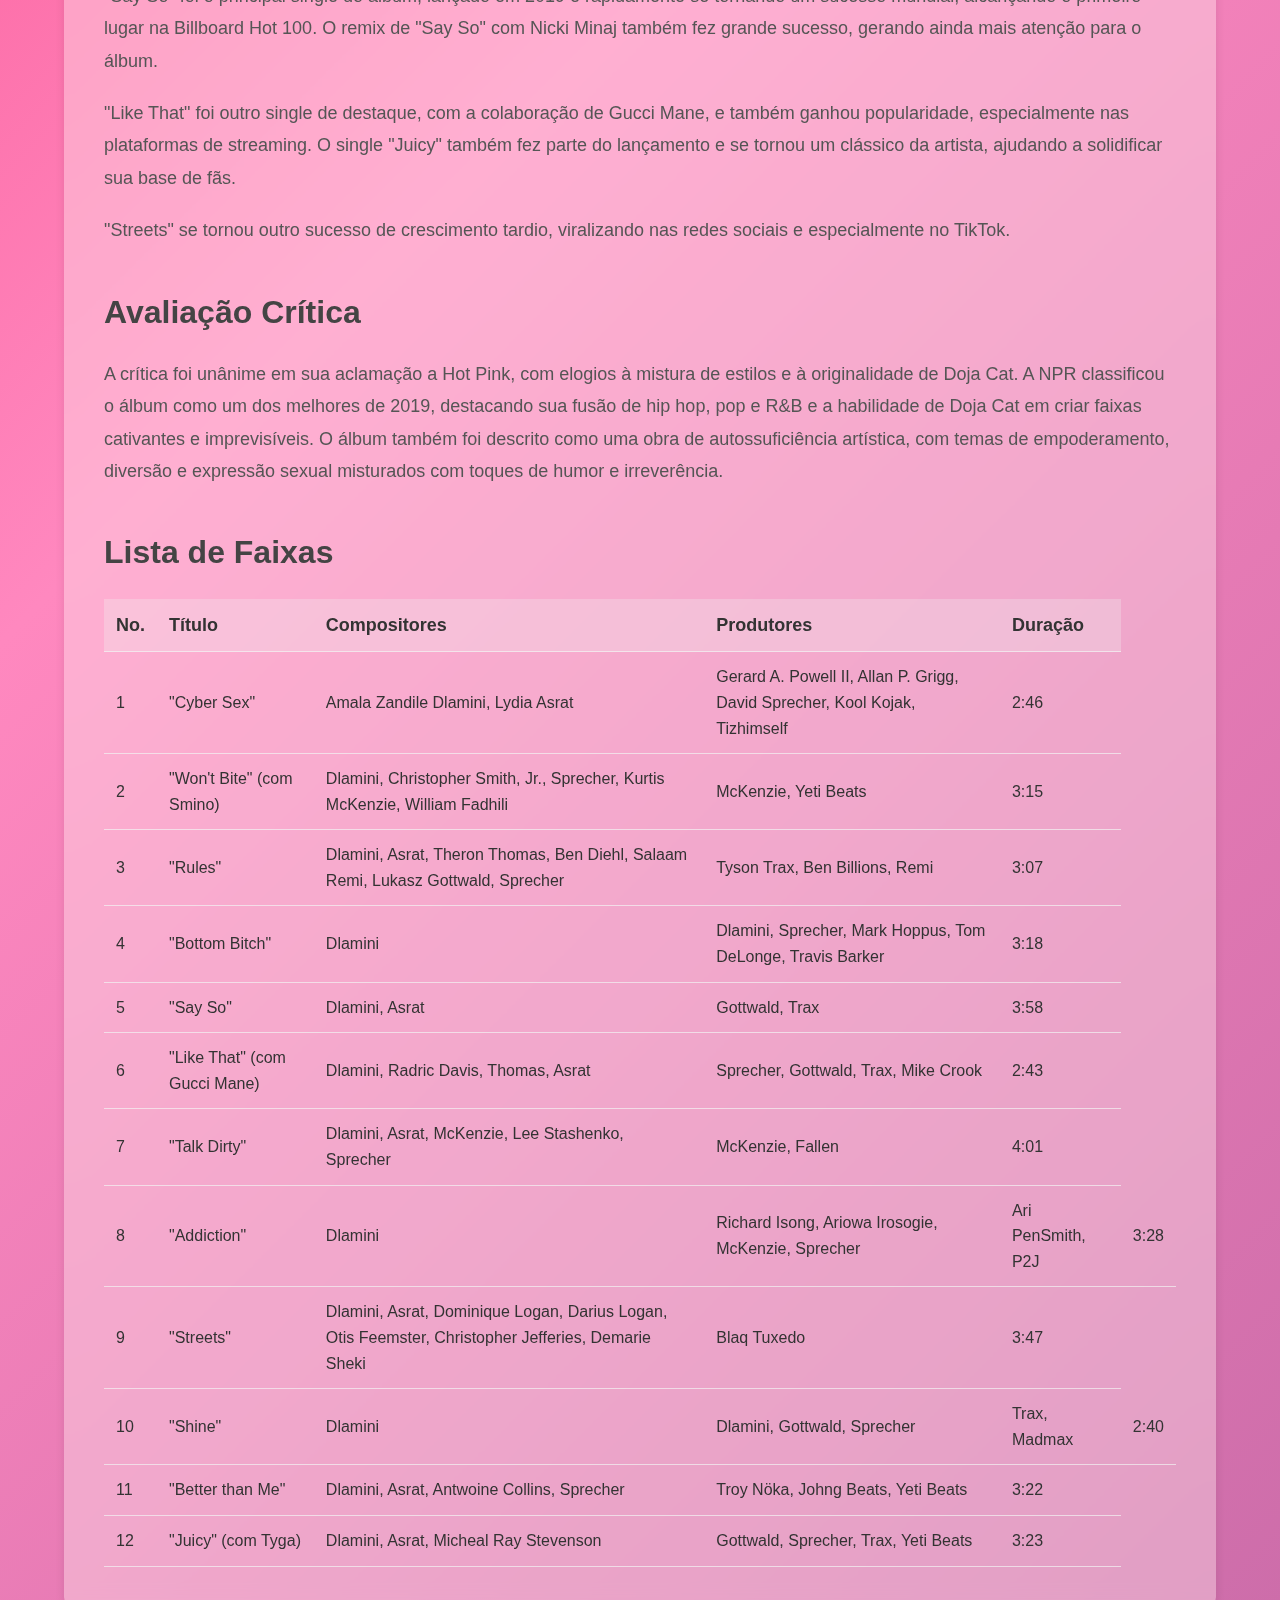
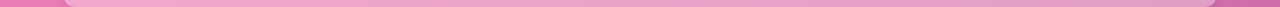
<file: pages/hotpink.html>
<!DOCTYPE html>

<head>
    <meta charset="UTF-8">
    <title>Álbum Hot Pink - Doja Cat</title>
    <link rel="stylesheet" href="hotpink.css">
</head>

<body class="hotpink">
    <div class="menu-container">
        <div class="menu">
            Menu
        </div>
        <div class="menu-items">
            <a href="../index.html" class="menu-item">Ínicio</a>
            <a href="artista.html" class="menu-item">Sobre</a>
            <a href="albuns.html" class="menu-item">Albuns</a>
            <a href="galeria.html" class="menu-item">Galeria</a>
            <a href="stream.html" class="menu-item">Ouvir</a>
        </div>
    </div>
    
    <div class="container">
        <h1>Álbum: <bold>Hot Pink</bold> - Doja Cat</h1>
        <img src="../imgs/hotpink.png" alt="Capa do Álbum" class="header-image">

        <div class="header">
            <p><span class="highlight"><bold>Hot Pink</bold></span> é o segundo álbum de estúdio da rapper americana Doja Cat, lançado em 7 de novembro de 2019 pela Kemosabe Records e RCA Records. O álbum traz uma fusão de diversos gêneros musicais, incluindo pop, hip hop, R&B, funk e soul, e inclui os singles de sucesso "Say So", "Like That" e "Juicy". O álbum foi amplamente aclamado pela crítica e ajudou Doja Cat a se consolidar como uma das artistas mais versáteis da indústria musical.</p>
            <p>O álbum obteve sucesso comercial, alcançando o número 9 na Billboard 200 e sendo certificado como Platina Duplo nos Estados Unidos. Além disso, a faixa "Say So" se tornou um grande sucesso, especialmente com o remix lançado em 2020, que contou com a colaboração de Nicki Minaj. <bold>Hot Pink</bold> também gerou vários outros hits que ajudaram a artista a expandir sua base de fãs globalmente.</p>
        </div>

        <div class="header">
            <h2>Contexto e Lançamento</h2>
            <p>O lançamento de <bold>Hot Pink</bold> seguiu o sucesso do primeiro álbum de Doja Cat, <b>Amala</b>, e foi um marco na sua carreira. Lançado em 7 de novembro de 2019, o álbum foi um sucesso imediato, com várias faixas viralizando nas plataformas de streaming. O álbum foi promovido por singles como "Say So", que rapidamente se tornou um hit global, e "Juicy", que também obteve grande popularidade.</p>
            <p>A versão deluxe do álbum foi lançada posteriormente, incluindo mais faixas e colaborações com outros artistas. O álbum explorou uma gama de estilos, consolidando a identidade musical e a versatilidade de Doja Cat como artista.</p>
            <p class="quote">"Este álbum reflete mais minha personalidade e minha versatilidade. Eu queria me divertir e explorar vários estilos e sonoridades, sem me prender a um único gênero." – Doja Cat</p>
        </div>

        <div class="header">
            <h2>Singles</h2>
            <p>"Say So" foi o principal single do álbum, lançado em 2019 e rapidamente se tornando um sucesso mundial, alcançando o primeiro lugar na Billboard Hot 100. O remix de "Say So" com Nicki Minaj também fez grande sucesso, gerando ainda mais atenção para o álbum.</p>
            <p>"Like That" foi outro single de destaque, com a colaboração de Gucci Mane, e também ganhou popularidade, especialmente nas plataformas de streaming. O single "Juicy" também fez parte do lançamento e se tornou um clássico da artista, ajudando a solidificar sua base de fãs.</p>
            <p>"Streets" se tornou outro sucesso de crescimento tardio, viralizando nas redes sociais e especialmente no TikTok.</p>
        </div>

        <div class="header">
            <h2>Avaliação Crítica</h2>
            <p>A crítica foi unânime em sua aclamação a <bold>Hot Pink</bold>, com elogios à mistura de estilos e à originalidade de Doja Cat. A NPR classificou o álbum como um dos melhores de 2019, destacando sua fusão de hip hop, pop e R&B e a habilidade de Doja Cat em criar faixas cativantes e imprevisíveis. O álbum também foi descrito como uma obra de autossuficiência artística, com temas de empoderamento, diversão e expressão sexual misturados com toques de humor e irreverência.</p>
        </div>

        <div class="track-listing">
            <h2>Lista de Faixas</h2>
            <table>
                <thead>
                    <tr>
                        <th>No.</th>
                        <th>Título</th>
                        <th>Compositores</th>
                        <th>Produtores</th>
                        <th>Duração</th>
                    </tr>
                </thead>
                <tbody>
                    <tr>
                        <td>1</td>
                        <td>"Cyber Sex"</td>
                        <td>Amala Zandile Dlamini, Lydia Asrat</td>
                        <td>Gerard A. Powell II, Allan P. Grigg, David Sprecher, Kool Kojak, Tizhimself</td>
                        <td>2:46</td>
                    </tr>
                    <tr>
                        <td>2</td>
                        <td>"Won't Bite" (com Smino)</td>
                        <td>Dlamini, Christopher Smith, Jr., Sprecher, Kurtis McKenzie, William Fadhili</td>
                        <td>McKenzie, Yeti Beats</td>
                        <td>3:15</td>
                    </tr>
                    <tr>
                        <td>3</td>
                        <td>"Rules"</td>
                        <td>Dlamini, Asrat, Theron Thomas, Ben Diehl, Salaam Remi, Lukasz Gottwald, Sprecher</td>
                        <td>Tyson Trax, Ben Billions, Remi</td>
                        <td>3:07</td>
                    </tr>
                    <tr>
                        <td>4</td>
                        <td>"Bottom Bitch"</td>
                        <td>Dlamini</td>
                        <td>Dlamini, Sprecher, Mark Hoppus, Tom DeLonge, Travis Barker</td>
                        <td>3:18</td>
                    </tr>
                    <tr>
                        <td>5</td>
                        <td>"Say So"</td>
                        <td>Dlamini, Asrat</td>
                        <td>Gottwald, Trax</td>
                        <td>3:58</td>
                    </tr>
                    <tr>
                        <td>6</td>
                        <td>"Like That" (com Gucci Mane)</td>
                        <td>Dlamini, Radric Davis, Thomas, Asrat</td>
                        <td>Sprecher, Gottwald, Trax, Mike Crook</td>
                        <td>2:43</td>
                    </tr>
                    <tr>
                        <td>7</td>
                        <td>"Talk Dirty"</td>
                        <td>Dlamini, Asrat, McKenzie, Lee Stashenko, Sprecher</td>
                        <td>McKenzie, Fallen</td>
                        <td>4:01</td>
                    </tr>
                    <tr>
                        <td>8</td>
                        <td>"Addiction"</td>
                        <td>Dlamini</td>
                        <td>Richard Isong, Ariowa Irosogie, McKenzie, Sprecher</td>
                        <td>Ari PenSmith, P2J</td>
                        <td>3:28</td>
                    </tr>
                    <tr>
                        <td>9</td>
                        <td>"Streets"</td>
                        <td>Dlamini, Asrat, Dominique Logan, Darius Logan, Otis Feemster, Christopher Jefferies, Demarie Sheki</td>
                        <td>Blaq Tuxedo</td>
                        <td>3:47</td>
                    </tr>
                    <tr>
                        <td>10</td>
                        <td>"Shine"</td>
                        <td>Dlamini</td>
                        <td>Dlamini, Gottwald, Sprecher</td>
                        <td>Trax, Madmax</td>
                        <td>2:40</td>
                    </tr>
                    <tr>
                        <td>11</td>
                        <td>"Better than Me"</td>
                        <td>Dlamini, Asrat, Antwoine Collins, Sprecher</td>
                        <td>Troy Nöka, Johng Beats, Yeti Beats</td>
                        <td>3:22</td>
                    </tr>
                    <tr>
                        <td>12</td>
                        <td>"Juicy" (com Tyga)</td>
                        <td>Dlamini, Asrat, Micheal Ray Stevenson</td>
                        <td>Gottwald, Sprecher, Trax, Yeti Beats</td>
                        <td>3:23</td>
                    </tr>
                </tbody>
            </table>
        </div>
    </div>
</body>
</html>
</file>
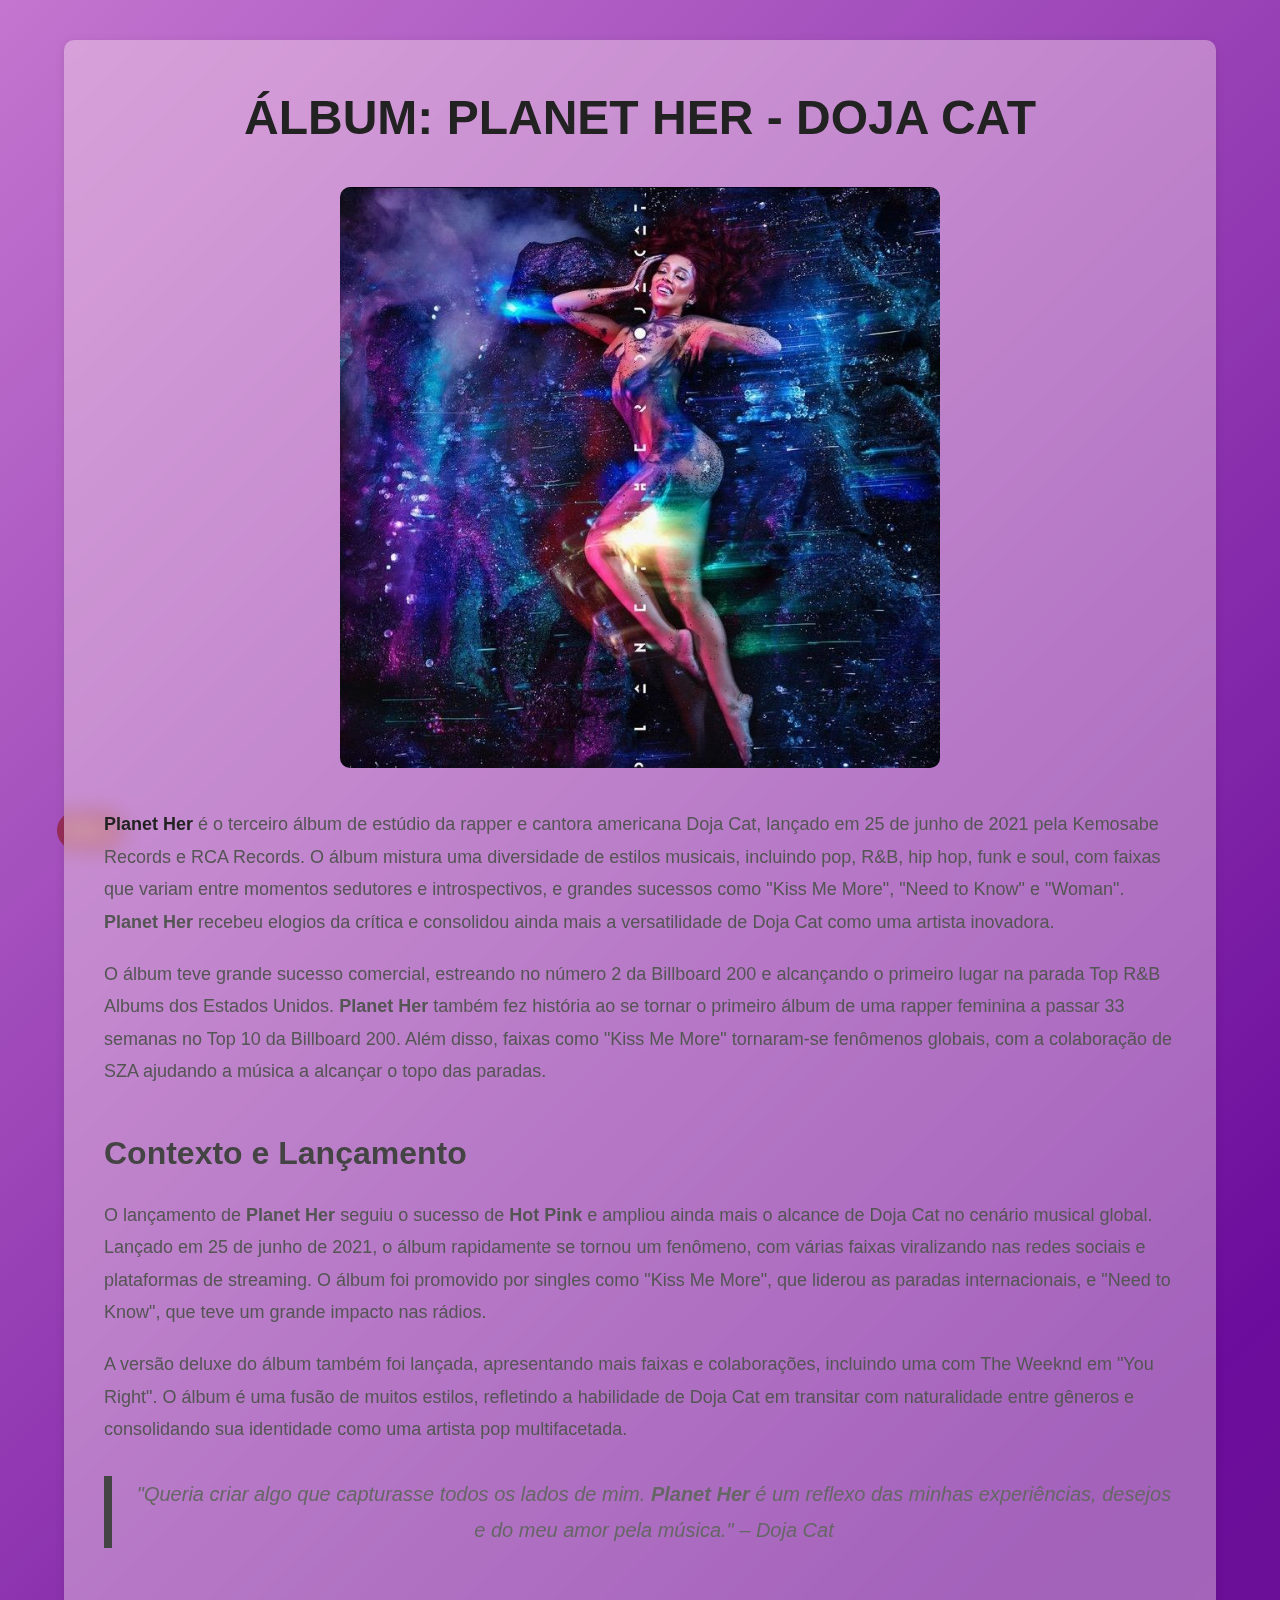
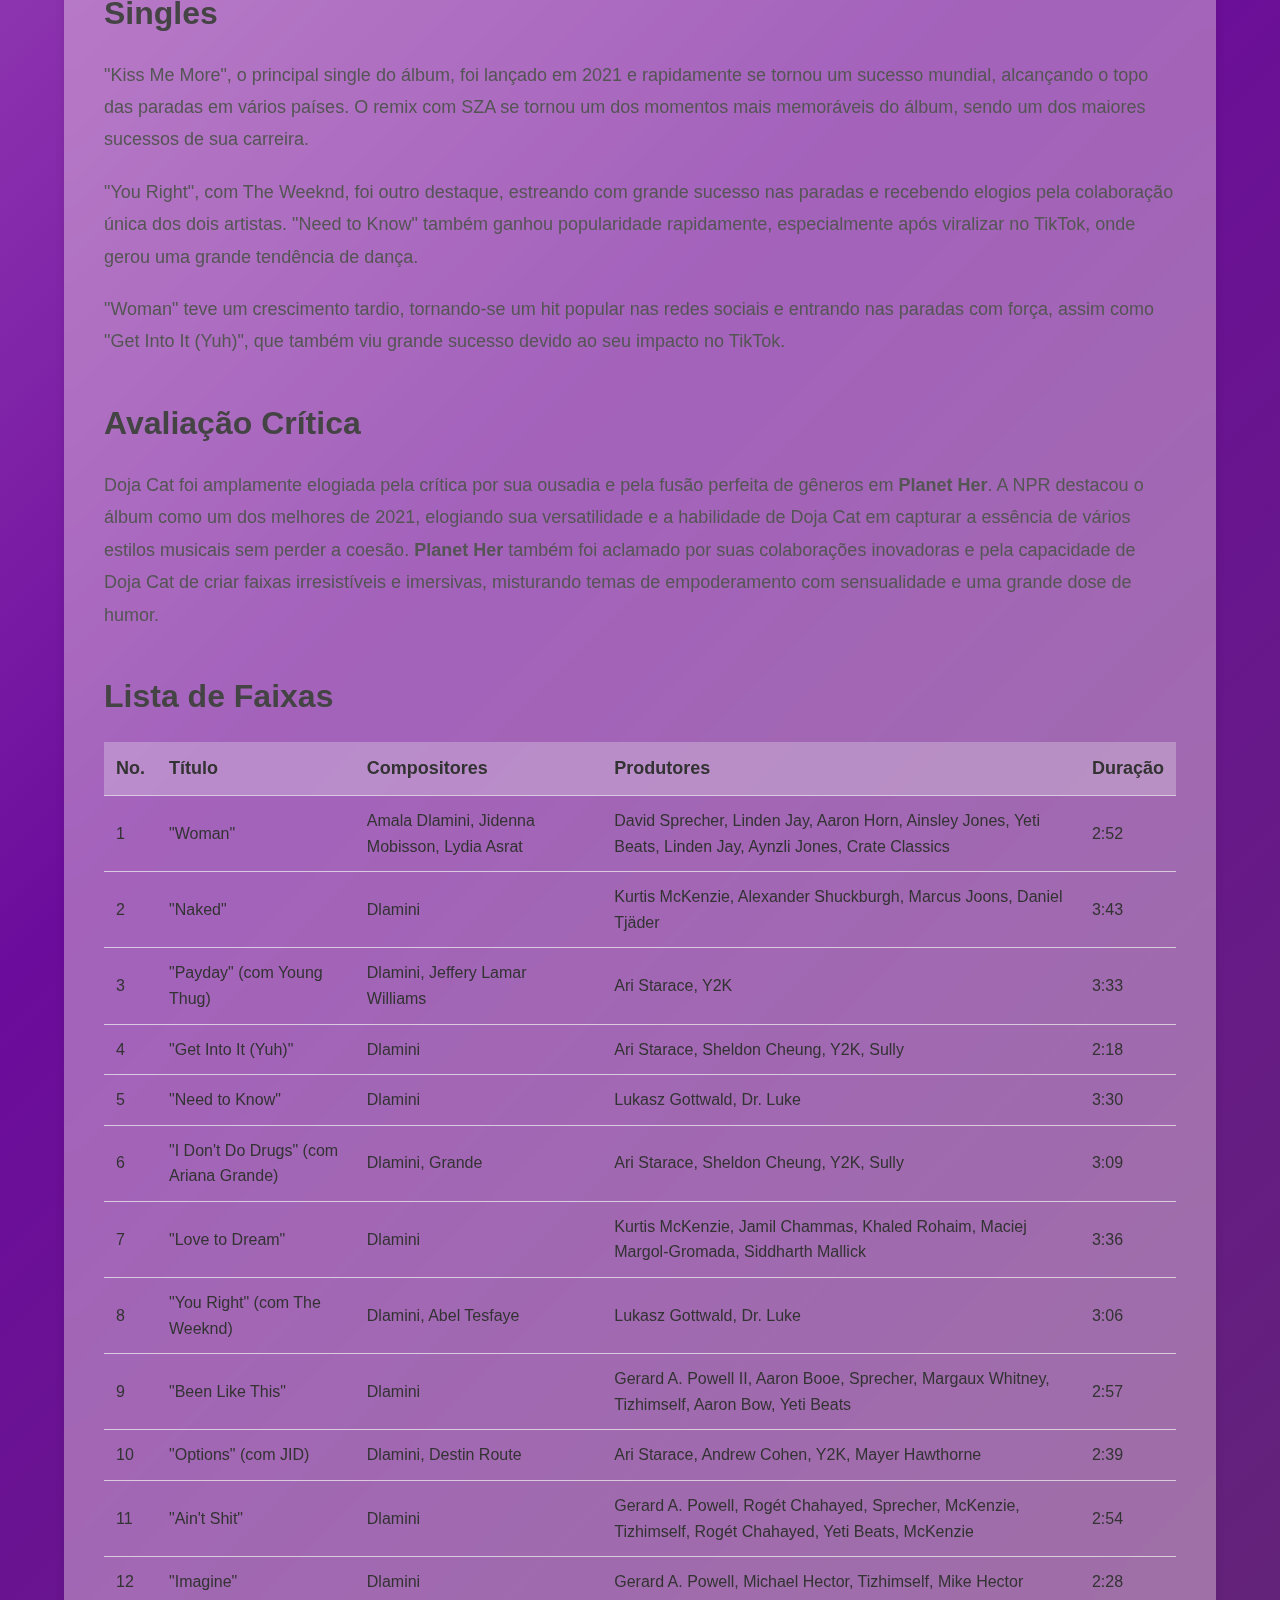
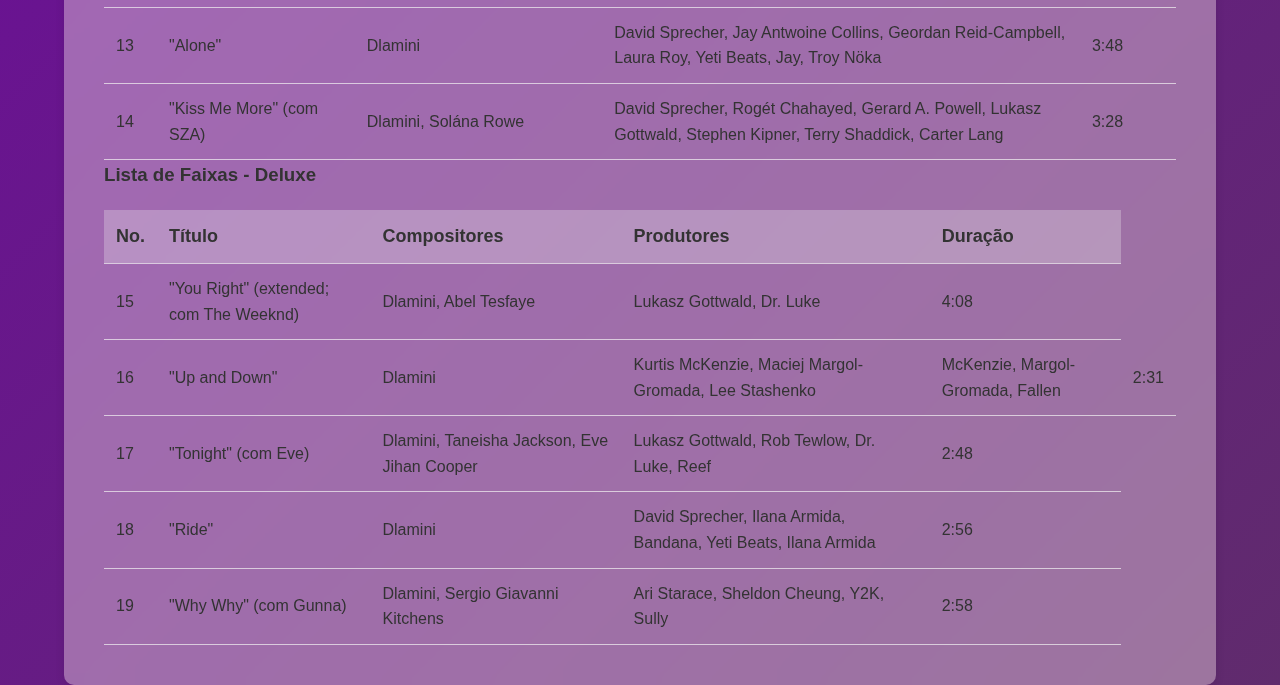
<file: pages/planether.html>
<!DOCTYPE html>

<head>
    <meta charset="UTF-8">
    <title>Álbum Hot Pink - Doja Cat</title>
    <link rel="stylesheet" href="planether.css">
</head>

<body class="planether">
    <div class="menu-container">
        <div class="menu">
            Menu
        </div>
        <div class="menu-items">
            <a href="../index.html" class="menu-item">Ínicio</a>
            <a href="artista.html" class="menu-item">Sobre</a>
            <a href="albuns.html" class="menu-item">Albuns</a>
            <a href="galeria.html" class="menu-item">Galeria</a>
            <a href="stream.html" class="menu-item">Ouvir</a>
        </div>
    </div>
    
    <div class="container">
        <h1>Álbum: <b>Planet Her</b> - Doja Cat</h1>
        <img src="../imgs/planether.png" alt="Capa do Álbum" class="header-image">
    
        <div class="header">
            <p><span class="highlight"><b>Planet Her</b></span> é o terceiro álbum de estúdio da rapper e cantora americana Doja Cat, lançado em 25 de junho de 2021 pela Kemosabe Records e RCA Records. O álbum mistura uma diversidade de estilos musicais, incluindo pop, R&B, hip hop, funk e soul, com faixas que variam entre momentos sedutores e introspectivos, e grandes sucessos como "Kiss Me More", "Need to Know" e "Woman". <b>Planet Her</b> recebeu elogios da crítica e consolidou ainda mais a versatilidade de Doja Cat como uma artista inovadora.</p>
            <p>O álbum teve grande sucesso comercial, estreando no número 2 da Billboard 200 e alcançando o primeiro lugar na parada Top R&B Albums dos Estados Unidos. <b>Planet Her</b> também fez história ao se tornar o primeiro álbum de uma rapper feminina a passar 33 semanas no Top 10 da Billboard 200. Além disso, faixas como "Kiss Me More" tornaram-se fenômenos globais, com a colaboração de SZA ajudando a música a alcançar o topo das paradas.</p>
        </div>
    
        <div class="header">
            <h2>Contexto e Lançamento</h2>
            <p>O lançamento de <b>Planet Her</b> seguiu o sucesso de <b>Hot Pink</b> e ampliou ainda mais o alcance de Doja Cat no cenário musical global. Lançado em 25 de junho de 2021, o álbum rapidamente se tornou um fenômeno, com várias faixas viralizando nas redes sociais e plataformas de streaming. O álbum foi promovido por singles como "Kiss Me More", que liderou as paradas internacionais, e "Need to Know", que teve um grande impacto nas rádios.</p>
            <p>A versão deluxe do álbum também foi lançada, apresentando mais faixas e colaborações, incluindo uma com The Weeknd em "You Right". O álbum é uma fusão de muitos estilos, refletindo a habilidade de Doja Cat em transitar com naturalidade entre gêneros e consolidando sua identidade como uma artista pop multifacetada.</p>
            <p class="quote">"Queria criar algo que capturasse todos os lados de mim. <b>Planet Her</b> é um reflexo das minhas experiências, desejos e do meu amor pela música." – Doja Cat</p>
        </div>
    
        <div class="header">
            <h2>Singles</h2>
            <p>"Kiss Me More", o principal single do álbum, foi lançado em 2021 e rapidamente se tornou um sucesso mundial, alcançando o topo das paradas em vários países. O remix com SZA se tornou um dos momentos mais memoráveis do álbum, sendo um dos maiores sucessos de sua carreira.</p>
            <p>"You Right", com The Weeknd, foi outro destaque, estreando com grande sucesso nas paradas e recebendo elogios pela colaboração única dos dois artistas. "Need to Know" também ganhou popularidade rapidamente, especialmente após viralizar no TikTok, onde gerou uma grande tendência de dança.</p>
            <p>"Woman" teve um crescimento tardio, tornando-se um hit popular nas redes sociais e entrando nas paradas com força, assim como "Get Into It (Yuh)", que também viu grande sucesso devido ao seu impacto no TikTok.</p>
        </div>
    
        <div class="header">
            <h2>Avaliação Crítica</h2>
            <p>Doja Cat foi amplamente elogiada pela crítica por sua ousadia e pela fusão perfeita de gêneros em <b>Planet Her</b>. A NPR destacou o álbum como um dos melhores de 2021, elogiando sua versatilidade e a habilidade de Doja Cat em capturar a essência de vários estilos musicais sem perder a coesão. <b>Planet Her</b> também foi aclamado por suas colaborações inovadoras e pela capacidade de Doja Cat de criar faixas irresistíveis e imersivas, misturando temas de empoderamento com sensualidade e uma grande dose de humor.</p>
        </div>

        <div class="track-listing">
            <h2>Lista de Faixas</h2>
            <table>
                <thead>
                    <tr>
                        <th>No.</th>
                        <th>Título</th>
                        <th>Compositores</th>
                        <th>Produtores</th>
                        <th>Duração</th>
                    </tr>
                </thead>
                <tbody>
                    <tr>
                        <td>1</td>
                        <td>"Woman"</td>
                        <td>Amala Dlamini, Jidenna Mobisson, Lydia Asrat</td>
                        <td>David Sprecher, Linden Jay, Aaron Horn, Ainsley Jones, Yeti Beats, Linden Jay, Aynzli Jones, Crate Classics</td>
                        <td>2:52</td>
                    </tr>
                    <tr>
                        <td>2</td>
                        <td>"Naked"</td>
                        <td>Dlamini</td>
                        <td>Kurtis McKenzie, Alexander Shuckburgh, Marcus Joons, Daniel Tjäder</td>
                        <td>3:43</td>
                    </tr>
                    <tr>
                        <td>3</td>
                        <td>"Payday" (com Young Thug)</td>
                        <td>Dlamini, Jeffery Lamar Williams</td>
                        <td>Ari Starace, Y2K</td>
                        <td>3:33</td>
                    </tr>
                    <tr>
                        <td>4</td>
                        <td>"Get Into It (Yuh)"</td>
                        <td>Dlamini</td>
                        <td>Ari Starace, Sheldon Cheung, Y2K, Sully</td>
                        <td>2:18</td>
                    </tr>
                    <tr>
                        <td>5</td>
                        <td>"Need to Know"</td>
                        <td>Dlamini</td>
                        <td>Lukasz Gottwald, Dr. Luke</td>
                        <td>3:30</td>
                    </tr>
                    <tr>
                        <td>6</td>
                        <td>"I Don't Do Drugs" (com Ariana Grande)</td>
                        <td>Dlamini, Grande</td>
                        <td>Ari Starace, Sheldon Cheung, Y2K, Sully</td>
                        <td>3:09</td>
                    </tr>
                    <tr>
                        <td>7</td>
                        <td>"Love to Dream"</td>
                        <td>Dlamini</td>
                        <td>Kurtis McKenzie, Jamil Chammas, Khaled Rohaim, Maciej Margol-Gromada, Siddharth Mallick</td>
                        <td>3:36</td>
                    </tr>
                    <tr>
                        <td>8</td>
                        <td>"You Right" (com The Weeknd)</td>
                        <td>Dlamini, Abel Tesfaye</td>
                        <td>Lukasz Gottwald, Dr. Luke</td>
                        <td>3:06</td>
                    </tr>
                    <tr>
                        <td>9</td>
                        <td>"Been Like This"</td>
                        <td>Dlamini</td>
                        <td>Gerard A. Powell II, Aaron Booe, Sprecher, Margaux Whitney, Tizhimself, Aaron Bow, Yeti Beats</td>
                        <td>2:57</td>
                    </tr>
                    <tr>
                        <td>10</td>
                        <td>"Options" (com JID)</td>
                        <td>Dlamini, Destin Route</td>
                        <td>Ari Starace, Andrew Cohen, Y2K, Mayer Hawthorne</td>
                        <td>2:39</td>
                    </tr>
                    <tr>
                        <td>11</td>
                        <td>"Ain't Shit"</td>
                        <td>Dlamini</td>
                        <td>Gerard A. Powell, Rogét Chahayed, Sprecher, McKenzie, Tizhimself, Rogét Chahayed, Yeti Beats, McKenzie</td>
                        <td>2:54</td>
                    </tr>
                    <tr>
                        <td>12</td>
                        <td>"Imagine"</td>
                        <td>Dlamini</td>
                        <td>Gerard A. Powell, Michael Hector, Tizhimself, Mike Hector</td>
                        <td>2:28</td>
                    </tr>
                    <tr>
                        <td>13</td>
                        <td>"Alone"</td>
                        <td>Dlamini</td>
                        <td>David Sprecher, Jay Antwoine Collins, Geordan Reid-Campbell, Laura Roy, Yeti Beats, Jay, Troy Nöka</td>
                        <td>3:48</td>
                    </tr>
                    <tr>
                        <td>14</td>
                        <td>"Kiss Me More" (com SZA)</td>
                        <td>Dlamini, Solána Rowe</td>
                        <td>David Sprecher, Rogét Chahayed, Gerard A. Powell, Lukasz Gottwald, Stephen Kipner, Terry Shaddick, Carter Lang</td>
                        <td>3:28</td>
                    </tr>
                </tbody>
            </table>
        
            <h3>Lista de Faixas - Deluxe</h3>
            <table>
                <thead>
                    <tr>
                        <th>No.</th>
                        <th>Título</th>
                        <th>Compositores</th>
                        <th>Produtores</th>
                        <th>Duração</th>
                    </tr>
                </thead>
                <tbody>
                    <tr>
                        <td>15</td>
                        <td>"You Right" (extended; com The Weeknd)</td>
                        <td>Dlamini, Abel Tesfaye</td>
                        <td>Lukasz Gottwald, Dr. Luke</td>
                        <td>4:08</td>
                    </tr>
                    <tr>
                        <td>16</td>
                        <td>"Up and Down"</td>
                        <td>Dlamini</td>
                        <td>Kurtis McKenzie, Maciej Margol-Gromada, Lee Stashenko</td>
                        <td>McKenzie, Margol-Gromada, Fallen</td>
                        <td>2:31</td>
                    </tr>
                    <tr>
                        <td>17</td>
                        <td>"Tonight" (com Eve)</td>
                        <td>Dlamini, Taneisha Jackson, Eve Jihan Cooper</td>
                        <td>Lukasz Gottwald, Rob Tewlow, Dr. Luke, Reef</td>
                        <td>2:48</td>
                    </tr>
                    <tr>
                        <td>18</td>
                        <td>"Ride"</td>
                        <td>Dlamini</td>
                        <td>David Sprecher, Ilana Armida, Bandana, Yeti Beats, Ilana Armida</td>
                        <td>2:56</td>
                    </tr>
                    <tr>
                        <td>19</td>
                        <td>"Why Why" (com Gunna)</td>
                        <td>Dlamini, Sergio Giavanni Kitchens</td>
                        <td>Ari Starace, Sheldon Cheung, Y2K, Sully</td>
                        <td>2:58</td>
                    </tr>
                </tbody>
            </table>
        </div>
    </div>    
</body>
</html>
</file>
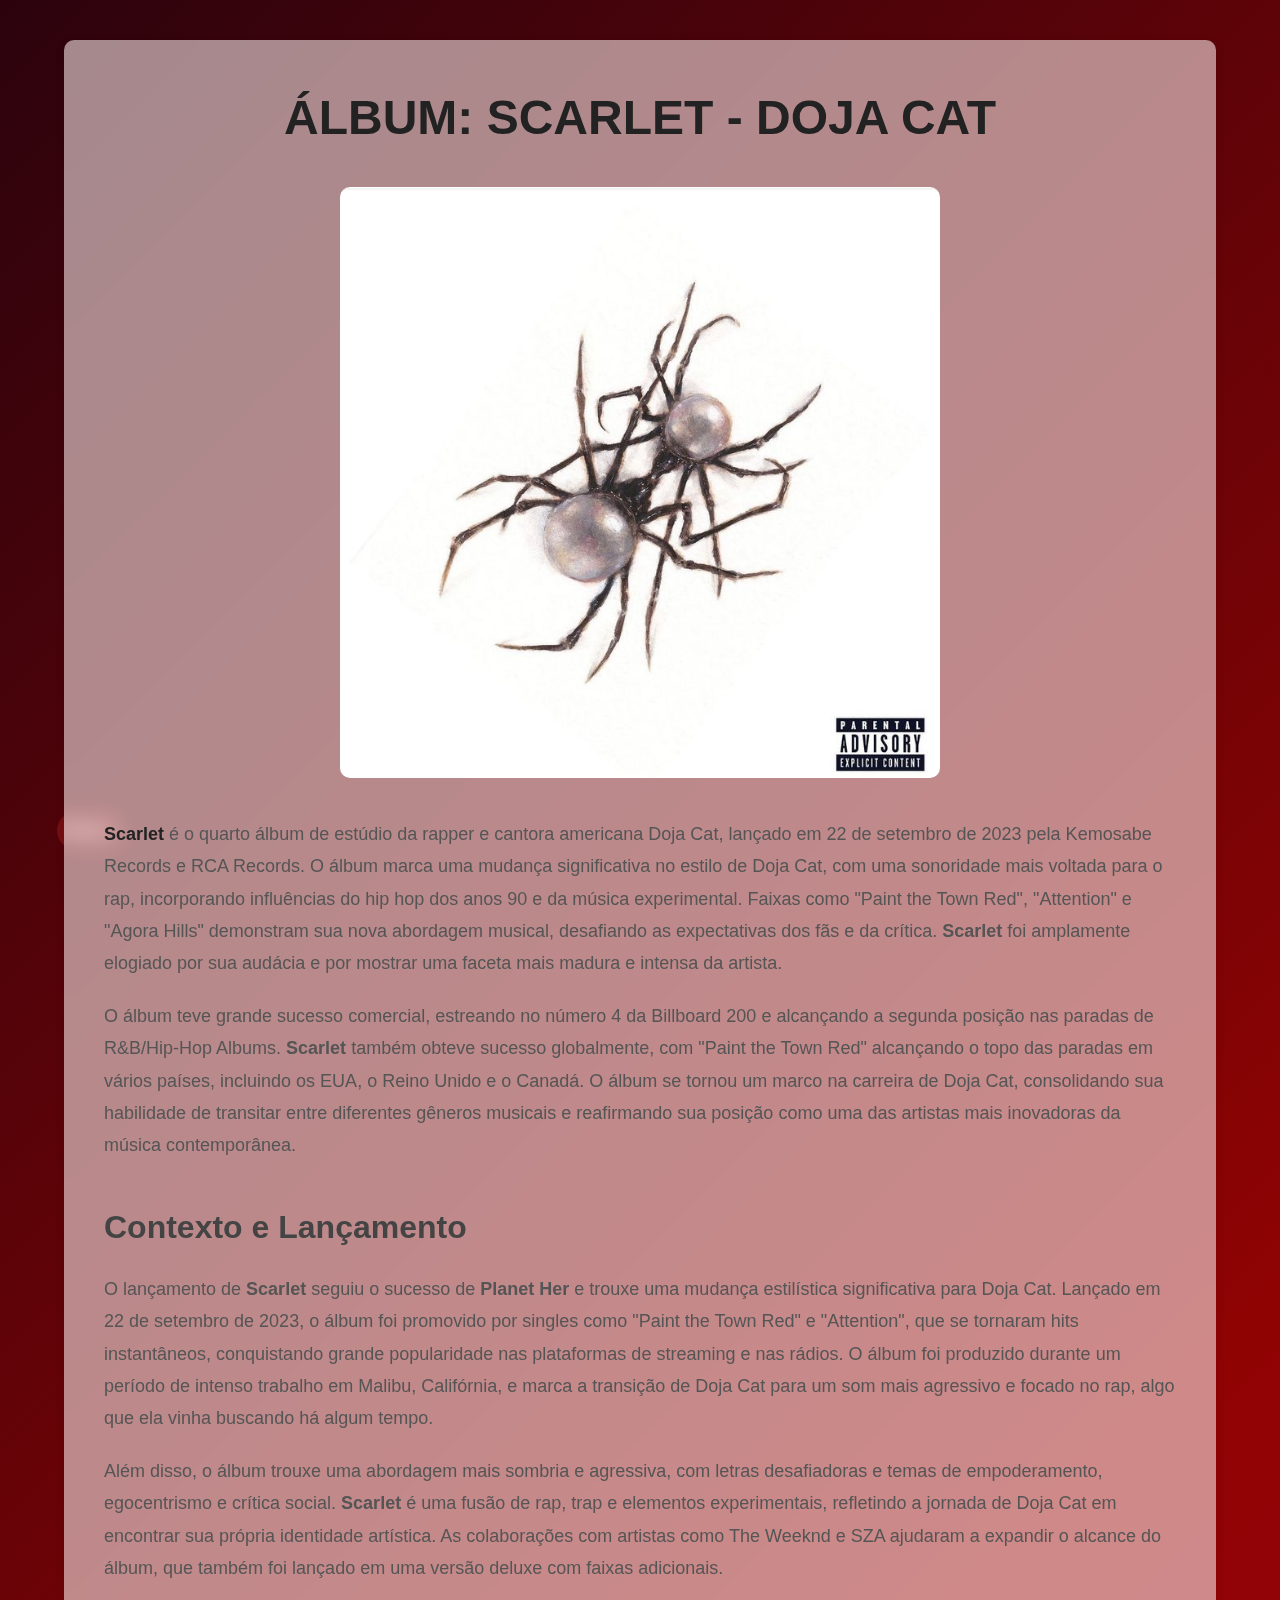
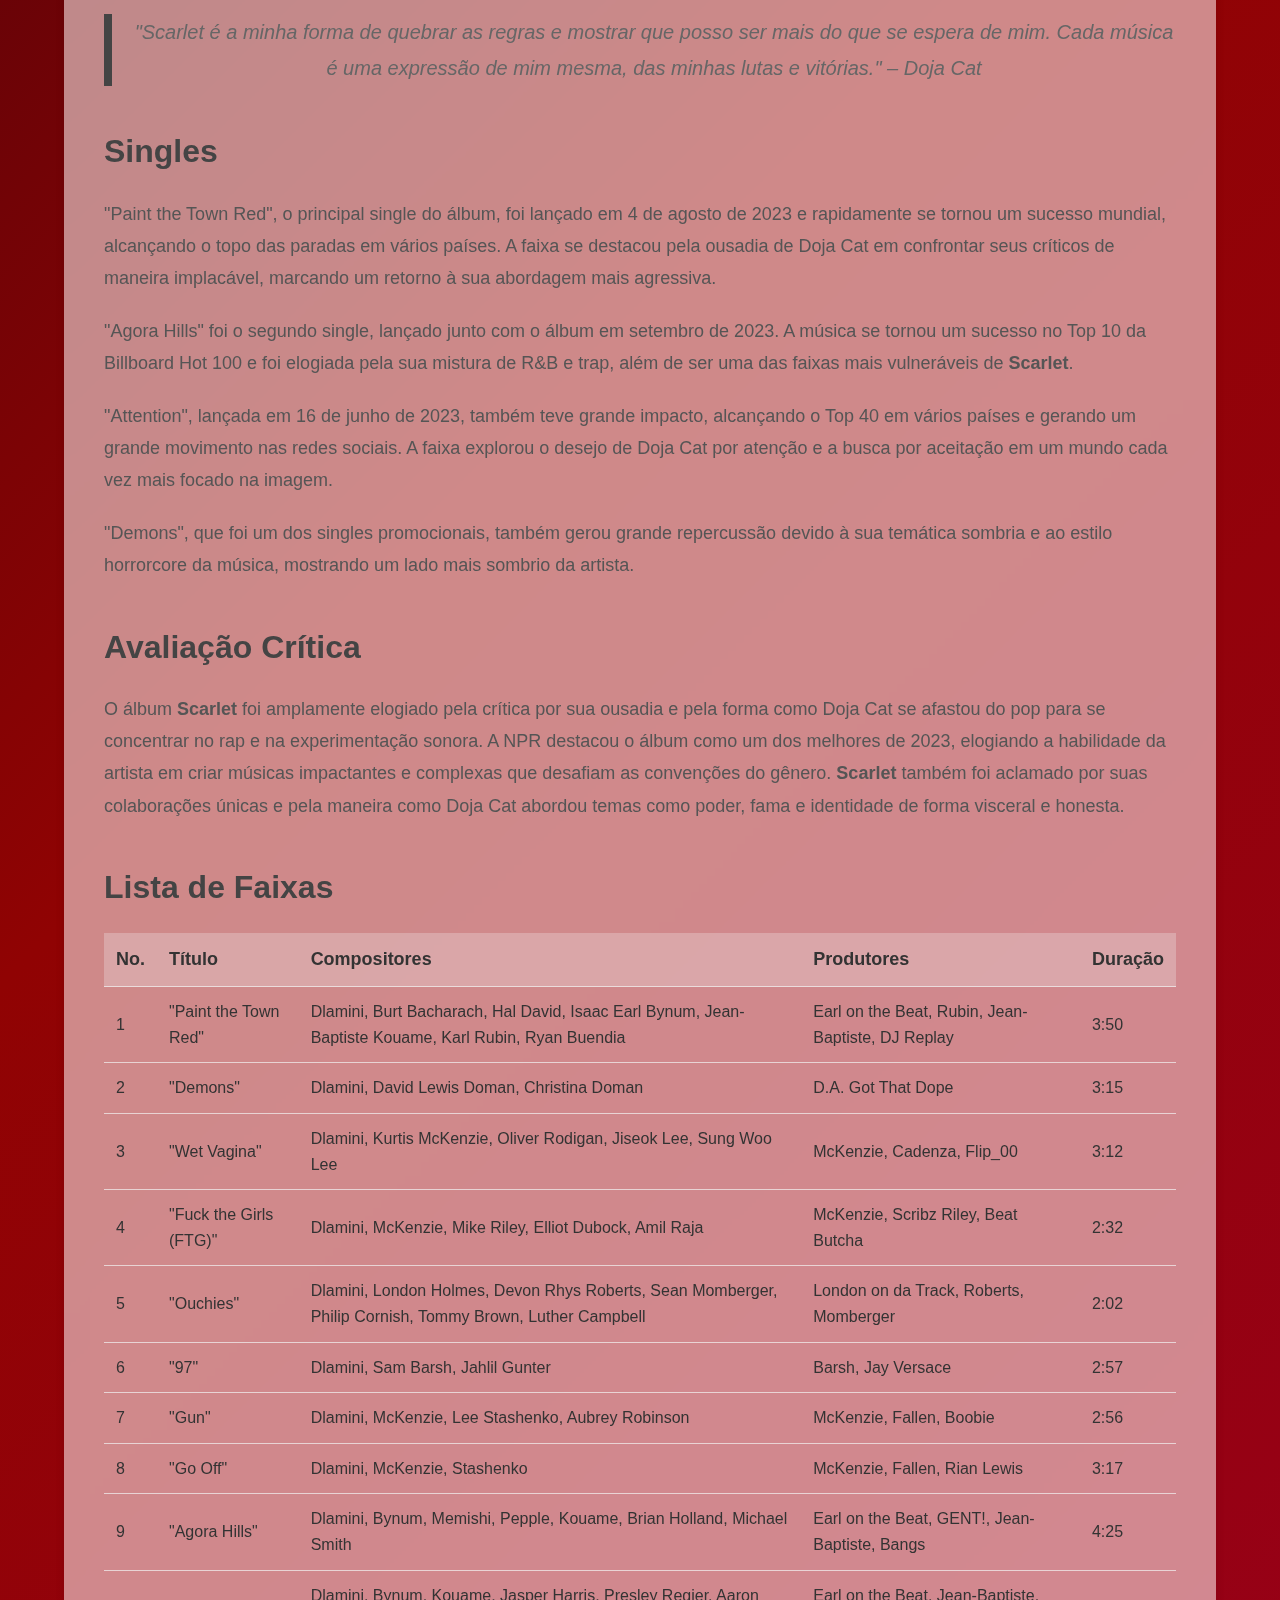
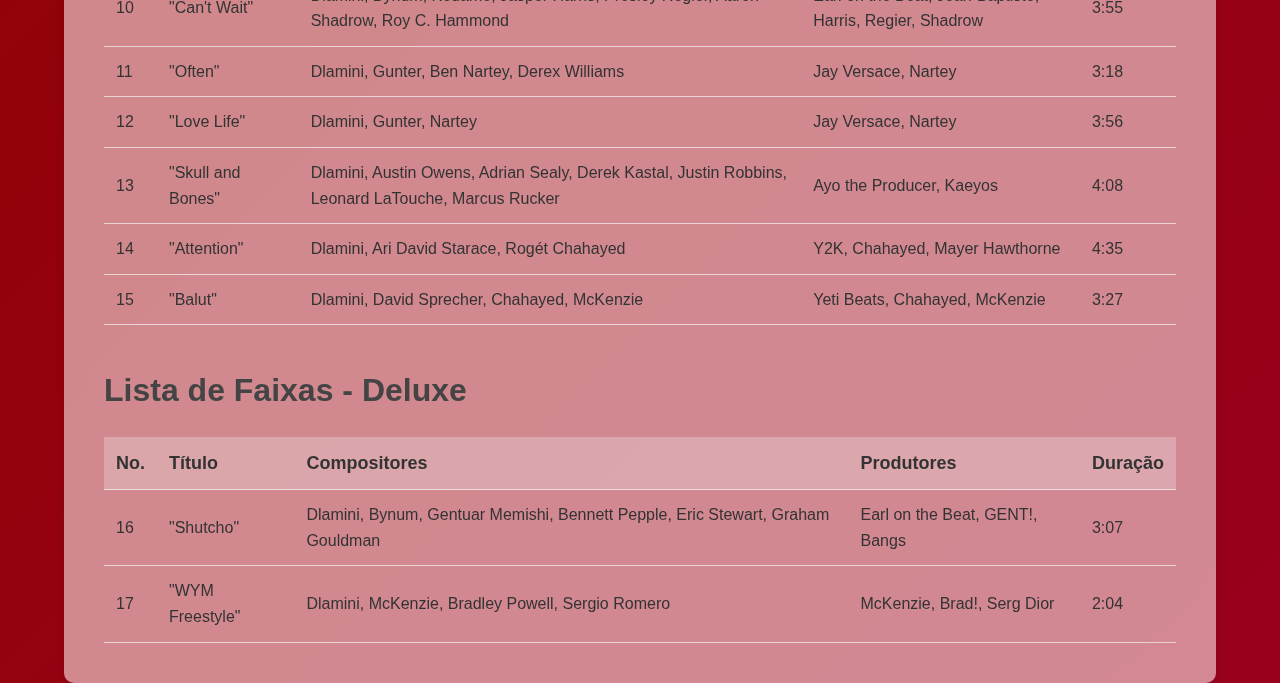
<file: pages/scarlet.html>
<!DOCTYPE html>

<head>
    <meta charset="UTF-8">
    <title>Álbum Scarlet - Doja Cat</title>
    <link rel="stylesheet" href="scarlet.css">
</head>

<body class="scarlet">
    <div class="menu-container">
        <div class="menu">
            Menu
        </div>
        <div class="menu-items">
            <a href="../index.html" class="menu-item">Ínicio</a>
            <a href="artista.html" class="menu-item">Sobre</a>
            <a href="albuns.html" class="menu-item">Albuns</a>
            <a href="galeria.html" class="menu-item">Galeria</a>
            <a href="stream.html" class="menu-item">Ouvir</a>
        </div>
    </div>
    
    <div class="container">
        <h1>Álbum: <b>Scarlet</b> - Doja Cat</h1>
        <img src="../imgs/scarlet.png" alt="Capa do Álbum" class="header-image">
    
        <div class="header">
            <p><span class="highlight"><b>Scarlet</b></span> é o quarto álbum de estúdio da rapper e cantora americana Doja Cat, lançado em 22 de setembro de 2023 pela Kemosabe Records e RCA Records. O álbum marca uma mudança significativa no estilo de Doja Cat, com uma sonoridade mais voltada para o rap, incorporando influências do hip hop dos anos 90 e da música experimental. Faixas como "Paint the Town Red", "Attention" e "Agora Hills" demonstram sua nova abordagem musical, desafiando as expectativas dos fãs e da crítica. <b>Scarlet</b> foi amplamente elogiado por sua audácia e por mostrar uma faceta mais madura e intensa da artista.</p>
            <p>O álbum teve grande sucesso comercial, estreando no número 4 da Billboard 200 e alcançando a segunda posição nas paradas de R&B/Hip-Hop Albums. <b>Scarlet</b> também obteve sucesso globalmente, com "Paint the Town Red" alcançando o topo das paradas em vários países, incluindo os EUA, o Reino Unido e o Canadá. O álbum se tornou um marco na carreira de Doja Cat, consolidando sua habilidade de transitar entre diferentes gêneros musicais e reafirmando sua posição como uma das artistas mais inovadoras da música contemporânea.</p>
        </div>
    
        <div class="header">
            <h2>Contexto e Lançamento</h2>
            <p>O lançamento de <b>Scarlet</b> seguiu o sucesso de <b>Planet Her</b> e trouxe uma mudança estilística significativa para Doja Cat. Lançado em 22 de setembro de 2023, o álbum foi promovido por singles como "Paint the Town Red" e "Attention", que se tornaram hits instantâneos, conquistando grande popularidade nas plataformas de streaming e nas rádios. O álbum foi produzido durante um período de intenso trabalho em Malibu, Califórnia, e marca a transição de Doja Cat para um som mais agressivo e focado no rap, algo que ela vinha buscando há algum tempo.</p>
            <p>Além disso, o álbum trouxe uma abordagem mais sombria e agressiva, com letras desafiadoras e temas de empoderamento, egocentrismo e crítica social. <b>Scarlet</b> é uma fusão de rap, trap e elementos experimentais, refletindo a jornada de Doja Cat em encontrar sua própria identidade artística. As colaborações com artistas como The Weeknd e SZA ajudaram a expandir o alcance do álbum, que também foi lançado em uma versão deluxe com faixas adicionais.</p>
            <p class="quote">"Scarlet é a minha forma de quebrar as regras e mostrar que posso ser mais do que se espera de mim. Cada música é uma expressão de mim mesma, das minhas lutas e vitórias." – Doja Cat</p>
        </div>
    
        <div class="header">
            <h2>Singles</h2>
            <p>"Paint the Town Red", o principal single do álbum, foi lançado em 4 de agosto de 2023 e rapidamente se tornou um sucesso mundial, alcançando o topo das paradas em vários países. A faixa se destacou pela ousadia de Doja Cat em confrontar seus críticos de maneira implacável, marcando um retorno à sua abordagem mais agressiva.</p>
            <p>"Agora Hills" foi o segundo single, lançado junto com o álbum em setembro de 2023. A música se tornou um sucesso no Top 10 da Billboard Hot 100 e foi elogiada pela sua mistura de R&B e trap, além de ser uma das faixas mais vulneráveis de <b>Scarlet</b>.</p>
            <p>"Attention", lançada em 16 de junho de 2023, também teve grande impacto, alcançando o Top 40 em vários países e gerando um grande movimento nas redes sociais. A faixa explorou o desejo de Doja Cat por atenção e a busca por aceitação em um mundo cada vez mais focado na imagem.</p>
            <p>"Demons", que foi um dos singles promocionais, também gerou grande repercussão devido à sua temática sombria e ao estilo horrorcore da música, mostrando um lado mais sombrio da artista.</p>
        </div>
    
        <div class="header">
            <h2>Avaliação Crítica</h2>
            <p>O álbum <b>Scarlet</b> foi amplamente elogiado pela crítica por sua ousadia e pela forma como Doja Cat se afastou do pop para se concentrar no rap e na experimentação sonora. A NPR destacou o álbum como um dos melhores de 2023, elogiando a habilidade da artista em criar músicas impactantes e complexas que desafiam as convenções do gênero. <b>Scarlet</b> também foi aclamado por suas colaborações únicas e pela maneira como Doja Cat abordou temas como poder, fama e identidade de forma visceral e honesta.</p>
        </div>

        <div class="track-listing">
            <h2>Lista de Faixas</h2>
            <table>
                <thead>
                    <tr>
                        <th>No.</th>
                        <th>Título</th>
                        <th>Compositores</th>
                        <th>Produtores</th>
                        <th>Duração</th>
                    </tr>
                </thead>
                <tbody>
                    <tr>
                        <td>1</td>
                        <td>"Paint the Town Red"</td>
                        <td>Dlamini, Burt Bacharach, Hal David, Isaac Earl Bynum, Jean-Baptiste Kouame, Karl Rubin, Ryan Buendia</td>
                        <td>Earl on the Beat, Rubin, Jean-Baptiste, DJ Replay</td>
                        <td>3:50</td>
                    </tr>
                    <tr>
                        <td>2</td>
                        <td>"Demons"</td>
                        <td>Dlamini, David Lewis Doman, Christina Doman</td>
                        <td>D.A. Got That Dope</td>
                        <td>3:15</td>
                    </tr>
                    <tr>
                        <td>3</td>
                        <td>"Wet Vagina"</td>
                        <td>Dlamini, Kurtis McKenzie, Oliver Rodigan, Jiseok Lee, Sung Woo Lee</td>
                        <td>McKenzie, Cadenza, Flip_00</td>
                        <td>3:12</td>
                    </tr>
                    <tr>
                        <td>4</td>
                        <td>"Fuck the Girls (FTG)"</td>
                        <td>Dlamini, McKenzie, Mike Riley, Elliot Dubock, Amil Raja</td>
                        <td>McKenzie, Scribz Riley, Beat Butcha</td>
                        <td>2:32</td>
                    </tr>
                    <tr>
                        <td>5</td>
                        <td>"Ouchies"</td>
                        <td>Dlamini, London Holmes, Devon Rhys Roberts, Sean Momberger, Philip Cornish, Tommy Brown, Luther Campbell</td>
                        <td>London on da Track, Roberts, Momberger</td>
                        <td>2:02</td>
                    </tr>
                    <tr>
                        <td>6</td>
                        <td>"97"</td>
                        <td>Dlamini, Sam Barsh, Jahlil Gunter</td>
                        <td>Barsh, Jay Versace</td>
                        <td>2:57</td>
                    </tr>
                    <tr>
                        <td>7</td>
                        <td>"Gun"</td>
                        <td>Dlamini, McKenzie, Lee Stashenko, Aubrey Robinson</td>
                        <td>McKenzie, Fallen, Boobie</td>
                        <td>2:56</td>
                    </tr>
                    <tr>
                        <td>8</td>
                        <td>"Go Off"</td>
                        <td>Dlamini, McKenzie, Stashenko</td>
                        <td>McKenzie, Fallen, Rian Lewis</td>
                        <td>3:17</td>
                    </tr>
                    <tr>
                        <td>9</td>
                        <td>"Agora Hills"</td>
                        <td>Dlamini, Bynum, Memishi, Pepple, Kouame, Brian Holland, Michael Smith</td>
                        <td>Earl on the Beat, GENT!, Jean-Baptiste, Bangs</td>
                        <td>4:25</td>
                    </tr>
                    <tr>
                        <td>10</td>
                        <td>"Can't Wait"</td>
                        <td>Dlamini, Bynum, Kouame, Jasper Harris, Presley Regier, Aaron Shadrow, Roy C. Hammond</td>
                        <td>Earl on the Beat, Jean-Baptiste, Harris, Regier, Shadrow</td>
                        <td>3:55</td>
                    </tr>
                    <tr>
                        <td>11</td>
                        <td>"Often"</td>
                        <td>Dlamini, Gunter, Ben Nartey, Derex Williams</td>
                        <td>Jay Versace, Nartey</td>
                        <td>3:18</td>
                    </tr>
                    <tr>
                        <td>12</td>
                        <td>"Love Life"</td>
                        <td>Dlamini, Gunter, Nartey</td>
                        <td>Jay Versace, Nartey</td>
                        <td>3:56</td>
                    </tr>
                    <tr>
                        <td>13</td>
                        <td>"Skull and Bones"</td>
                        <td>Dlamini, Austin Owens, Adrian Sealy, Derek Kastal, Justin Robbins, Leonard LaTouche, Marcus Rucker</td>
                        <td>Ayo the Producer, Kaeyos</td>
                        <td>4:08</td>
                    </tr>
                    <tr>
                        <td>14</td>
                        <td>"Attention"</td>
                        <td>Dlamini, Ari David Starace, Rogét Chahayed</td>
                        <td>Y2K, Chahayed, Mayer Hawthorne</td>
                        <td>4:35</td>
                    </tr>
                    <tr>
                        <td>15</td>
                        <td>"Balut"</td>
                        <td>Dlamini, David Sprecher, Chahayed, McKenzie</td>
                        <td>Yeti Beats, Chahayed, McKenzie</td>
                        <td>3:27</td>
                    </tr>
                </tbody>
            </table>
        
            <h2>Lista de Faixas - Deluxe</h2>
            <table>
                <thead>
                    <tr>
                        <th>No.</th>
                        <th>Título</th>
                        <th>Compositores</th>
                        <th>Produtores</th>
                        <th>Duração</th>
                    </tr>
                </thead>
                <tbody>
                    <tr>
                        <td>16</td>
                        <td>"Shutcho"</td>
                        <td>Dlamini, Bynum, Gentuar Memishi, Bennett Pepple, Eric Stewart, Graham Gouldman</td>
                        <td>Earl on the Beat, GENT!, Bangs</td>
                        <td>3:07</td>
                    </tr>
                    <tr>
                        <td>17</td>
                        <td>"WYM Freestyle"</td>
                        <td>Dlamini, McKenzie, Bradley Powell, Sergio Romero</td>
                        <td>McKenzie, Brad!, Serg Dior</td>
                        <td>2:04</td>
                    </tr>
                </tbody>
            </table>
        </div>
    </div>      
</body>
</html>
</file>
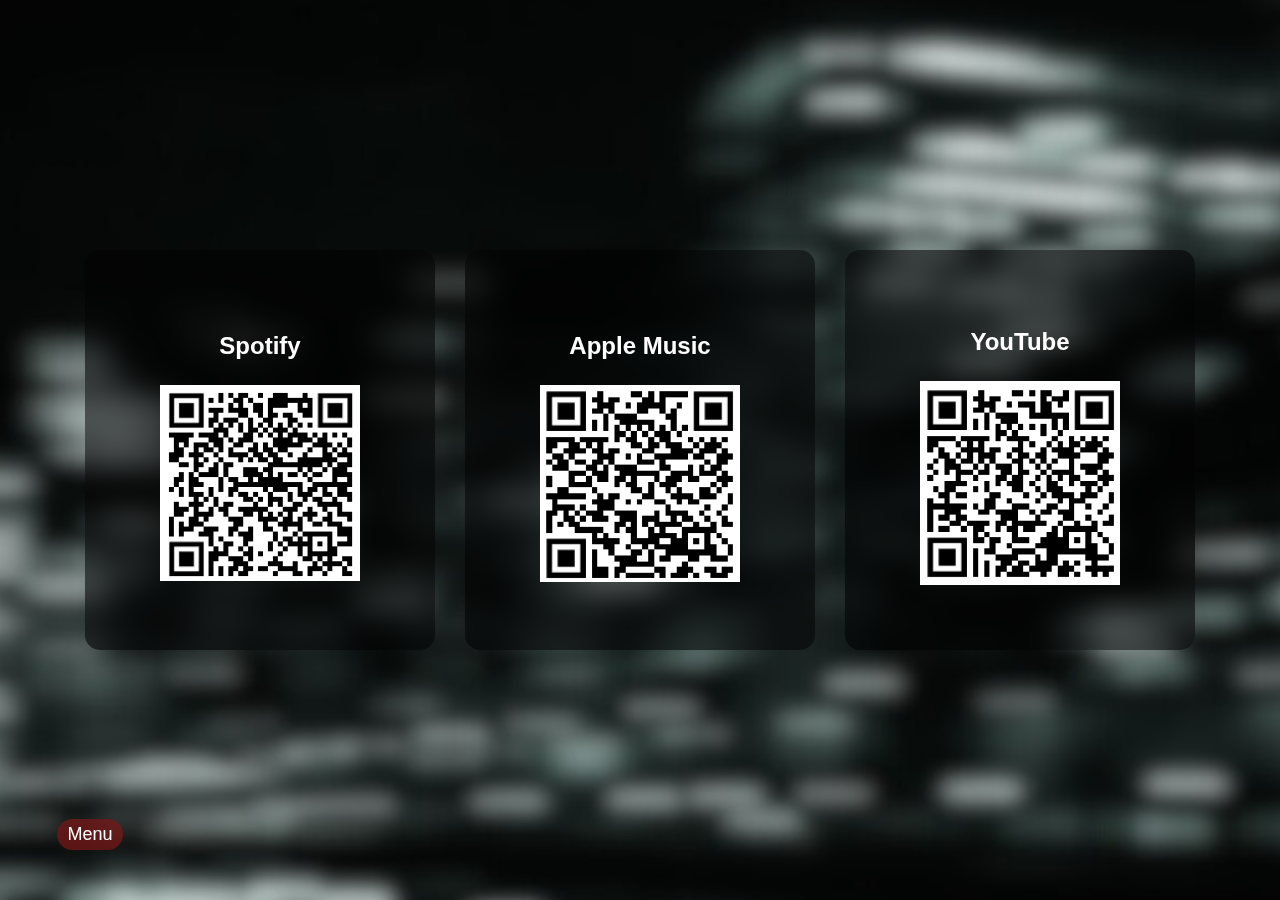
<file: pages/stream.html>
<!DOCTYPE html>

<head>
    <meta charset="UTF-8">
    <title>Stream - Meu Site</title>
    <link href="https://fonts.googleapis.com/css2?family=Acme&display=swap" rel="stylesheet">
    <link rel="stylesheet" href="stream.css">
</head>

<body>
    <div class="menu-container">
        <div class="menu">
            Menu
        </div>
        <div class="menu-items">
            <a href="../index.html" class="menu-item">Ínicio</a>
            <a href="artista.html" class="menu-item">Sobre</a>
            <a href="albuns.html" class="menu-item">Albuns</a>
            <a href="galeria.html" class="menu-item">Galeria</a>
        </div>
    </div>

    <div class="stream-container">
        <div class="blur-box">
            <a href="https://open.spotify.com/intl-pt/artist/5cj0lLjcoR7YOSnhnX0Po5" class="stream-box spotify">
                <h2>Spotify</h2>
                <img src="../imgs/spotifyqrcode.png" alt="QR Code Spotify">
            </a>
        </div>

        <div class="blur-box">
            <a href="https://music.apple.com/us/artist/doja-cat/830588310" class="stream-box apple-music">
                <h2>Apple Music</h2>
                <img src="../imgs/appleqrcode.png" alt="QR Code Apple Music">
            </a>
        </div>

        <div class="blur-box">
            <a href="https://www.youtube.com/channel/UCzpl23pGTHVYqvKsgY0A-_w" class="stream-box youtube">
                <h2>YouTube</h2>
                <img src="../imgs/youtubeqrcode.png" alt="QR Code YouTube">
            </a>
        </div>
    </div>
</body>

</html>
</file>
<file: pages/style.css>
body {
    background-image: url('../imgs/DOJA.png');
    background-size: cover;
    background-position: center;
    background-attachment: fixed;
    margin: 0;
    padding: 0;
    height: 100vh;
    position: relative;
    overflow: hidden;
}

.text-container {
    position: absolute;
    top: 0;
    left: 0;
    right: 0;
    bottom: 0;
    z-index: -1;
    display: flex;
    flex-direction: column;
    justify-content: space-between;
}

.doja-text,
.cat-text {
    font-family: 'Acme', sans-serif;
    font-size: 300px;
    color: white;
    text-shadow: 2px 2px 4px rgba(0, 0, 0, 0.5);
}

.doja-text {
    position: absolute;
    top: 20px;
    left: 100px;
}

.cat-text {
    position: absolute;
    bottom: 20px;
    right: 100px;
}
.doja-capa {
    position: absolute;
    bottom: 0;
    left: 50%;
    width: auto;
    height: 750px;
    margin-left: -669px;
}

.dots-container {
    position: absolute;
    bottom: 50px;
    left: 50%;
    width: 30%;
    display: flex;
    justify-content: space-evenly;
    margin-left: -15%;
}

.dot {
    width: 80px;
    height: 80px;
    background-color: red;
    border-radius: 50%;
    cursor: pointer;
    position: relative;
}

.dot-text {
    font-family: "Arial", sans-serif;
    position: absolute;
    bottom: -25px;
    left: 50%;
    margin-left: -20px; 
    color: white;
    font-size: 14px;
    text-align: center;
}
</file>
<file: pages/album.css>
body {
    font-family: 'Arial', sans-serif;
    background-image: url('../imgs/DOJA.png');
    background-size: cover;
    background-position: center;
    background-attachment: fixed;
    margin: 0;
    padding: 0;
    height: 100vh;
    position: relative;
    overflow: hidden;
    display: flex;
    justify-content: center;
    align-items: center;
}

.albums-container {
    display: flex;
    justify-content: space-around;
    align-items: center;
    width: 80%; 
}

.album-box {
    position: relative;
    width: 250px; 
    height: 250px; 
    background-color: rgba(0, 0, 0, 0.6);
    border-radius: 20px;
    overflow: hidden;
    box-shadow: 0 10px 30px rgba(0, 0, 0, 0.7);
    transition: transform 0.3s;
    margin: 10px; 
    display: flex;
    flex-direction: column;
    justify-content: flex-end; 
}

.album-box:hover {
    transform: scale(1.05);
}

.album-link {
    display: block;
    position: relative;
    width: 100%;
    height: 100%;
    color: white;
    text-decoration: none;
}

.album-box img {
    width: 100%;
    height: 100%;
    object-fit: cover;
}

.menu-container {
    position: fixed;
    bottom: 50px;
    left: 40px;
    text-align: center;
    width: 100px;
}

.menu {
    background-color: rgba(141, 21, 21, 0.6);
    color: white;
    font-size: 18px;
    padding: 5px 10px;
    border-radius: 20px;
    cursor: pointer;
    display: inline-block;
    backdrop-filter: blur(10px);
}

.menu-items {
    display: none;
    background-color: rgba(0, 0, 0, 0.8);
    border-radius: 10px;
    padding: 10px;
    margin-top: 5px;
    text-align: center;
}

.menu-item {
    display: block;
    color: white;
    text-decoration: none;
    padding: 10px;
    border-bottom: 1px solid rgba(255, 255, 255, 0.2);
}

.menu-item:last-child {
    border-bottom: none;
}

.menu-container:hover .menu-items {
    display: block;
}
</file>
<file: pages/amala.css>
* {
    margin: 0;
    padding: 0;
    box-sizing: border-box;
}

.amala {
    font-family: 'Arial', sans-serif;
    color: #333;
    line-height: 1.6;
    background-color: #f5f5f5;
    padding-top: 40px;
    background-image: linear-gradient(135deg, #d4a29c, #f0d6b6, #c6a37a); 
}

.container {
    width: 90%;
    max-width: 1200px;
    margin: 0 auto;
    padding: 40px;
    background-color: rgba(255, 240, 240, 0.38); 
    border-radius: 10px;
    box-shadow: 0 2px 10px rgba(0, 0, 0, 0.1);
    backdrop-filter: blur(10px); 
}

h1 {
    text-align: center;
    font-size: 48px;
    font-weight: bold;
    color: #222;
    margin-bottom: 30px;
    text-transform: uppercase;
}

h2 {
    font-size: 32px;
    margin-top: 40px;
    margin-bottom: 20px;
    color: #444;
    font-weight: 600;
}

p {
    font-size: 18px;
    margin-bottom: 20px;
    color: #555;
    line-height: 1.8;
}

.quote {
    font-style: italic;
    color: #666;
    margin-top: 30px;
    margin-bottom: 30px;
    font-size: 20px;
    text-align: center;
    border-left-width: 8px;  
    border-left-style: solid; 
    border-left-color: #444;  
    padding-left: 20px;
}


.highlight {
    font-weight: bold;
    color: #222;
}

.header {
    margin-bottom: 40px;
}

.track-listing {
    margin-top: 40px;
}

.track-listing table {
    width: 100%;
    border-collapse: collapse;
    margin-top: 20px;
}

.track-listing th, .track-listing td {
    padding: 12px;
    text-align: left;
    border-bottom: 1px solid rgba(242, 242, 242, 0.71);
}

.track-listing th {
    background-color:rgba(242, 242, 242, 0.71);
    font-size: 18px;
}

.track-listing td {
    font-size: 16px;
}

.track-listing .bonus-track {
    background-color:rgba(255, 234, 142, 0.21);
}

a {
    color: #0066cc;
    text-decoration: none;
    font-weight: bold;
}

.header-image {
    display: block;
    margin: 0 auto 40px;
    width: 80%;
    max-width: 600px;
    border-radius: 10px;
}

.menu-container {
    position: fixed;
    bottom: 50px;
    left: 40px;
    text-align: center;
    width: 100px;
}

.menu {
    background-color: rgba(141, 21, 21, 0.6);
    color: white;
    font-size: 18px;
    padding: 5px 10px;
    border-radius: 20px;
    cursor: pointer;
    display: inline-block;
    backdrop-filter: blur(10px);
}

.menu-items {
    display: none;
    background-color: rgba(0, 0, 0, 0.8);
    border-radius: 10px;
    padding: 10px;
    margin-top: 5px;
    text-align: center;
}

.menu-item {
    display: block;
    color: white;
    text-decoration: none;
    padding: 10px;
    border-bottom: 1px solid rgba(255, 255, 255, 0.2);
}

.menu-item:last-child {
    border-bottom: none;
}

.menu-container:hover .menu-items {
    display: block;
}
</file>
<file: pages/artista.css>
* {
    margin: 0;
    padding: 0;
    box-sizing: border-box;
}

body {
    font-family: 'Arial', sans-serif;
    color: rgba(255, 255, 255, 0.8);
    line-height: 1.6;
    background-color: #f5f5f5;
    padding-top: 40px;
    background-image: url('../imgs/DOJA.png');
    background-size: cover;
    background-position: center;
    background-attachment: fixed;
    height: 100vh;
    position: relative;
}

.container {
    width: 90%;
    max-width: 1200px;
    margin: 0 auto;
    padding: 40px;
    background-color: rgba(10, 10, 10, 0.8); 
    border-radius: 20px;
    box-shadow: 0 2px 10px rgba(0, 0, 0, 0.1);
    backdrop-filter: blur(10px); 
    position: relative;
    z-index: 1;
}

h1, h2 {
    color: rgba(255, 255, 255, 0.8);
    text-align: center;
    text-transform: uppercase;
    margin-bottom: 30px;
}

h1 {
    font-size: 48px;
    font-weight: bold;
}

h2 {
    font-size: 32px;
    font-weight: 600;
    margin-top: 40px;
}

p {
    font-size: 18px;
    margin-bottom: 20px;
    color: rgba(255, 255, 255, 0.8);
    line-height: 1.8;
}

.highlight {
    font-weight: bold;
    color: rgba(255, 255, 255, 0.8);
}

a {
    color: #0066cc;
    text-decoration: none;
    font-weight: bold;
}


.header-image {
    display: block;
    margin: 0 auto 40px;
    width: 100%;
    height: 300px; 
    object-fit: cover; 
    object-position: top center; 
    border-radius: 10px;
}


.menu-container {
    position: fixed;
    bottom: 50px;
    left: 40px;
    text-align: center;
    width: 100px;
}

.menu {
    background-color: rgba(141, 21, 21, 0.6);
    color: white;
    font-size: 18px;
    padding: 5px 10px;
    border-radius: 20px;
    cursor: pointer;
    display: inline-block;
    backdrop-filter: blur(10px);
}

.menu-items {
    display: none;
    background-color: rgba(0, 0, 0, 0.8);
    border-radius: 10px;
    padding: 10px;
    margin-top: 5px;
    text-align: center;
}

.menu-item {
    display: block;
    color: white;
    text-decoration: none;
    padding: 10px;
    border-bottom: 1px solid rgba(255, 255, 255, 0.2);
}

.menu-item:last-child {
    border-bottom: none;
}

.menu-container:hover .menu-items {
    display: block;
}

img.section-image {
    width: 100%;
    height: 300px; 
    object-fit: cover;
    border-radius: 10px;
}
</file>
<file: pages/galeria.css>
* {
    margin: 0;
    padding: 0;
    box-sizing: border-box;
  }
  
  body {
    font-family: "Arial", sans-serif;
    color: #333;
    line-height: 1.6;
    background-color: #f5f5f5;
    padding-top: 40px;
    background-image: linear-gradient(135deg,rgb(27, 25, 27),rgb(27, 21, 12),rgb(31, 3, 25));
  }
  
  .container {
    width: 90%;
    max-width: 1200px;
    margin: 0 auto;
    padding: 40px;
    background-color: rgba(255, 240, 240, 0.13);
    border-radius: 10px;
    box-shadow: 0 2px 10px rgba(0, 0, 0, 0.1);
    backdrop-filter: blur(10px);
  }
  
  h1 {
    text-align: center;
    font-size: 48px;
    font-weight: bold;
    color: #222;
    margin-bottom: 30px;
    text-transform: uppercase;
  }

  .gallery {
    font-size: 0; 
  }
  
  .gallery-item {
    display: inline-block;
    width: 24%; 
    margin-bottom: 20px; 
    margin-right: 1%; 
    vertical-align: top; 
  }
  
  .gallery-item img {
    width: 100%; 
    height: auto; 
  }
  
  .gallery-item:hover .gallery-image {
    transform: scale(1.05);
  }
  
  .gallery-item a {
    display: block;
  }
  
  .menu-container {
    position: fixed;
    bottom: 50px;
    left: 40px;
    text-align: center;
    width: 100px;
  }
  
  .menu {
    background-color: rgba(141, 21, 21, 0.6);
    color: white;
    font-size: 18px;
    padding: 5px 10px;
    border-radius: 20px;
    cursor: pointer;
    display: inline-block;
    backdrop-filter: blur(10px);
  }
  
  .menu-items {
    display: none;
    background-color: rgba(0, 0, 0, 0.8);
    border-radius: 10px;
    padding: 10px;
    margin-top: 5px;
    text-align: center;
  }
  
  .menu-item {
    display: block;
    color: white;
    text-decoration: none;
    padding: 10px;
    border-bottom: 1px solid rgba(255, 255, 255, 0.2);
  }
  
  .menu-item:last-child {
    border-bottom: none;
  }
  
  .menu-container:hover .menu-items {
    display: block;
  }
</file>
<file: pages/hotpink.css>
* {
    margin: 0;
    padding: 0;
    box-sizing: border-box;
}

.hotpink {
    font-family: 'Arial', sans-serif;
    color: #333;
    line-height: 1.6;
    background-color: #f5f5f5;
    padding-top: 40px;
    background-image: linear-gradient(135deg,rgb(249, 58, 122),rgb(255, 136, 191),rgb(205, 109, 170)); 
}

.container {
    width: 90%;
    max-width: 1200px;
    margin: 0 auto;
    padding: 40px;
    background-color: rgba(255, 240, 240, 0.38); 
    border-radius: 10px;
    box-shadow: 0 2px 10px rgba(0, 0, 0, 0.1);
    backdrop-filter: blur(10px); 
}

h1 {
    text-align: center;
    font-size: 48px;
    font-weight: bold;
    color: #222;
    margin-bottom: 30px;
    text-transform: uppercase;
}

h2 {
    font-size: 32px;
    margin-top: 40px;
    margin-bottom: 20px;
    color: #444;
    font-weight: 600;
}

p {
    font-size: 18px;
    margin-bottom: 20px;
    color: #555;
    line-height: 1.8;
}

.quote {
    font-style: italic;
    color: #666;
    margin-top: 30px;
    margin-bottom: 30px;
    font-size: 20px;
    text-align: center;
    border-left-width: 8px;  
    border-left-style: solid; 
    border-left-color: #444;  
    padding-left: 20px;
}


.highlight {
    font-weight: bold;
    color: #222;
}

.header {
    margin-bottom: 40px;
}

.track-listing {
    margin-top: 40px;
}

.track-listing table {
    width: 100%;
    border-collapse: collapse;
    margin-top: 20px;
}

.track-listing th, .track-listing td {
    padding: 12px;
    text-align: left;
    border-bottom: 1px solid rgba(242, 242, 242, 0.71);
}

.track-listing th {
    background-color:rgba(242, 242, 242, 0.29);
    font-size: 18px;
}

.track-listing td {
    font-size: 16px;
}

.track-listing .bonus-track {
    background-color:rgba(255, 234, 142, 0.21);
}

a {
    color: #0066cc;
    text-decoration: none;
    font-weight: bold;
}

.header-image {
    display: block;
    margin: 0 auto 40px;
    width: 80%;
    max-width: 600px;
    border-radius: 10px;
}

.menu-container {
    position: fixed;
    bottom: 50px;
    left: 40px;
    text-align: center;
    width: 100px;
}

.menu {
    background-color: rgba(141, 21, 21, 0.6);
    color: white;
    font-size: 18px;
    padding: 5px 10px;
    border-radius: 20px;
    cursor: pointer;
    display: inline-block;
    backdrop-filter: blur(10px);
}

.menu-items {
    display: none;
    background-color: rgba(0, 0, 0, 0.8);
    border-radius: 10px;
    padding: 10px;
    margin-top: 5px;
    text-align: center;
}

.menu-item {
    display: block;
    color: white;
    text-decoration: none;
    padding: 10px;
    border-bottom: 1px solid rgba(255, 255, 255, 0.2);
}

.menu-item:last-child {
    border-bottom: none;
}

.menu-container:hover .menu-items {
    display: block;
}
</file>
<file: pages/planether.css>
* {
    margin: 0;
    padding: 0;
    box-sizing: border-box;
}

.planether {
    font-family: 'Arial', sans-serif;
    color: #333;
    line-height: 1.6;
    background-color: #f5f5f5;
    padding-top: 40px;
    background-image: linear-gradient(135deg, rgb(195, 117, 207), rgb(108, 12, 156), rgb(96, 43, 109));  
}


.container {
    width: 90%;
    max-width: 1200px;
    margin: 0 auto;
    padding: 40px;
    background-color: rgba(255, 240, 240, 0.38); 
    border-radius: 10px;
    box-shadow: 0 2px 10px rgba(0, 0, 0, 0.1);
    backdrop-filter: blur(10px);
}

h1 {
    text-align: center;
    font-size: 48px;
    font-weight: bold;
    color: #222;
    margin-bottom: 30px;
    text-transform: uppercase;
}

h2 {
    font-size: 32px;
    margin-top: 40px;
    margin-bottom: 20px;
    color: #444;
    font-weight: 600;
}

p {
    font-size: 18px;
    margin-bottom: 20px;
    color: #555;
    line-height: 1.8;
}

.quote {
    font-style: italic;
    color: #666;
    margin-top: 30px;
    margin-bottom: 30px;
    font-size: 20px;
    text-align: center;
    border-left-width: 8px;  
    border-left-style: solid; 
    border-left-color: #444;  
    padding-left: 20px;
}


.highlight {
    font-weight: bold;
    color: #222;
}

.header {
    margin-bottom: 40px;
}

.track-listing {
    margin-top: 40px;
}

.track-listing table {
    width: 100%;
    border-collapse: collapse;
    margin-top: 20px;
}

.track-listing th, .track-listing td {
    padding: 12px;
    text-align: left;
    border-bottom: 1px solid rgba(242, 242, 242, 0.71);
}

.track-listing th {
    background-color:rgba(242, 242, 242, 0.29);
    font-size: 18px;
}

.track-listing td {
    font-size: 16px;
}

.track-listing .bonus-track {
    background-color:rgba(255, 234, 142, 0.21);
}

a {
    color: #0066cc;
    text-decoration: none;
    font-weight: bold;
}

.header-image {
    display: block;
    margin: 0 auto 40px;
    width: 80%;
    max-width: 600px;
    border-radius: 10px;
}

.menu-container {
    position: fixed;
    bottom: 50px;
    left: 40px;
    text-align: center;
    width: 100px;
}

.menu {
    background-color: rgba(141, 21, 21, 0.6);
    color: white;
    font-size: 18px;
    padding: 5px 10px;
    border-radius: 20px;
    cursor: pointer;
    display: inline-block;
    backdrop-filter: blur(10px);
}

.menu-items {
    display: none;
    background-color: rgba(0, 0, 0, 0.8);
    border-radius: 10px;
    padding: 10px;
    margin-top: 5px;
    text-align: center;
}

.menu-item {
    display: block;
    color: white;
    text-decoration: none;
    padding: 10px;
    border-bottom: 1px solid rgba(255, 255, 255, 0.2);
}

.menu-item:last-child {
    border-bottom: none;
}

.menu-container:hover .menu-items {
    display: block;
}
</file>
<file: pages/scarlet.css>
* {
    margin: 0;
    padding: 0;
    box-sizing: border-box;
}

.scarlet {
    font-family: 'Arial', sans-serif;
    color: #333;
    line-height: 1.6;
    background-color: #f5f5f5;
    padding-top: 40px;
    background-image: linear-gradient(135deg, rgb(44, 3, 13), rgb(144, 3, 3), rgb(153, 0, 28)); 
}

.container {
    width: 90%;
    max-width: 1200px;
    margin: 0 auto;
    padding: 40px;
    background-color: rgba(255, 240, 240, 0.57); 
    border-radius: 10px;
    box-shadow: 0 2px 10px rgba(0, 0, 0, 0.1);
    backdrop-filter: blur(10px); 
}

h1 {
    text-align: center;
    font-size: 48px;
    font-weight: bold;
    color: #222;
    margin-bottom: 30px;
    text-transform: uppercase;
}

h2 {
    font-size: 32px;
    margin-top: 40px;
    margin-bottom: 20px;
    color: #444;
    font-weight: 600;
}

p {
    font-size: 18px;
    margin-bottom: 20px;
    color: #555;
    line-height: 1.8;
}

.quote {
    font-style: italic;
    color: #666;
    margin-top: 30px;
    margin-bottom: 30px;
    font-size: 20px;
    text-align: center;
    border-left-width: 8px;  
    border-left-style: solid; 
    border-left-color: #444;  
    padding-left: 20px;
}


.highlight {
    font-weight: bold;
    color: #222;
}

.header {
    margin-bottom: 40px;
}

.track-listing {
    margin-top: 40px;
}

.track-listing table {
    width: 100%;
    border-collapse: collapse;
    margin-top: 20px;
}

.track-listing th, .track-listing td {
    padding: 12px;
    text-align: left;
    border-bottom: 1px solid rgba(242, 242, 242, 0.71);
}

.track-listing th {
    background-color:rgba(242, 242, 242, 0.29);
    font-size: 18px;
}

.track-listing td {
    font-size: 16px;
}

.track-listing .bonus-track {
    background-color:rgba(255, 234, 142, 0.21);
}

a {
    color: #0066cc;
    text-decoration: none;
    font-weight: bold;
}

.header-image {
    display: block;
    margin: 0 auto 40px;
    width: 80%;
    max-width: 600px;
    border-radius: 10px;
}

.menu-container {
    position: fixed;
    bottom: 50px;
    left: 40px;
    text-align: center;
    width: 100px;
}

.menu {
    background-color: rgba(141, 21, 21, 0.6);
    color: white;
    font-size: 18px;
    padding: 5px 10px;
    border-radius: 20px;
    cursor: pointer;
    display: inline-block;
    backdrop-filter: blur(10px);
}

.menu-items {
    display: none;
    background-color: rgba(0, 0, 0, 0.8);
    border-radius: 10px;
    padding: 10px;
    margin-top: 5px;
    text-align: center;
}

.menu-item {
    display: block;
    color: white;
    text-decoration: none;
    padding: 10px;
    border-bottom: 1px solid rgba(255, 255, 255, 0.2);
}

.menu-item:last-child {
    border-bottom: none;
}

.menu-container:hover .menu-items {
    display: block;
}
</file>
<file: pages/stream.css>
body {
    background-image: url('../imgs/DOJA.png');
    background-size: cover;
    background-position: center;
    background-attachment: fixed;
    margin: 0;
    padding: 0;
    height: 100vh;
    position: relative;
    overflow: hidden;
    font-family: Arial, sans-serif;
    display: flex;
    justify-content: center;
    align-items: center; 
}

.stream-container {
    display: flex;
    justify-content: center;
    align-items: center;
    gap: 30px;
}

.blur-box {
    position: relative;
    width: 350px;
    height: 400px;
    background: rgba(0, 0, 0, 0.5);
    backdrop-filter: blur(10px);
    border-radius: 15px;
    overflow: hidden;
    display: flex;
    justify-content: center;
    align-items: center;
    text-align: center;
}

.stream-box {
    color: white;
    font-size: 24px;
    text-decoration: none;
    display: block;
}

.stream-box img {
    width: 200px;
    margin-top: 10px;
}

.stream-box h2 {
    margin-bottom: 15px;
    font-size: 24px;
}

.menu-container {
    position: fixed;
    bottom: 50px;
    left: 40px;
    text-align: center;
    width: 100px;
}

.menu {
    background-color: rgba(141, 21, 21, 0.6);
    color: white;
    font-size: 18px;
    padding: 5px 10px;
    border-radius: 20px;
    cursor: pointer;
    display: inline-block;
    backdrop-filter: blur(10px);
}

.menu-items {
    display: none;
    background-color: rgba(0, 0, 0, 0.8);
    border-radius: 10px;
    padding: 10px;
    margin-top: 5px;
    text-align: center;
}

.menu-item {
    display: block;
    color: white;
    text-decoration: none;
    padding: 10px;
    border-bottom: 1px solid rgba(255, 255, 255, 0.2);
}

.menu-item:last-child {
    border-bottom: none;
}

.menu-container:hover .menu-items {
    display: block;
}
</file>
